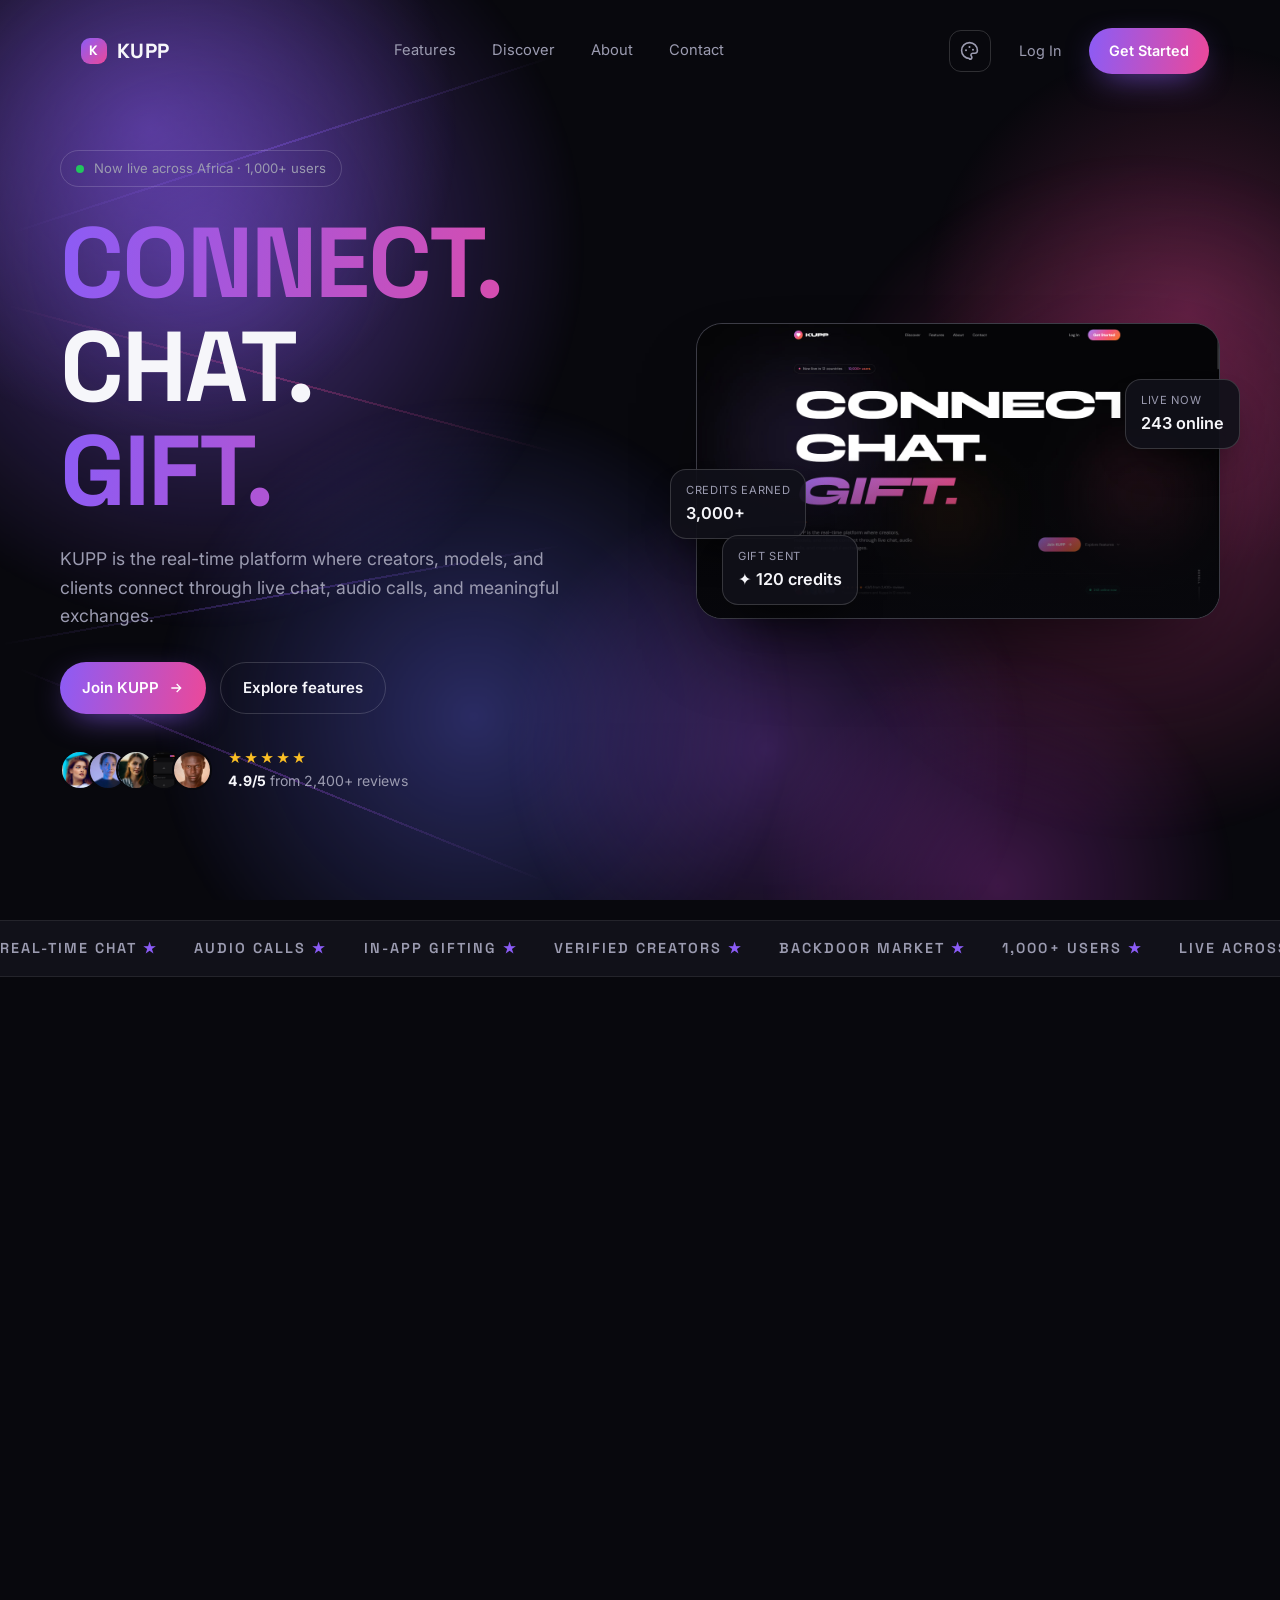
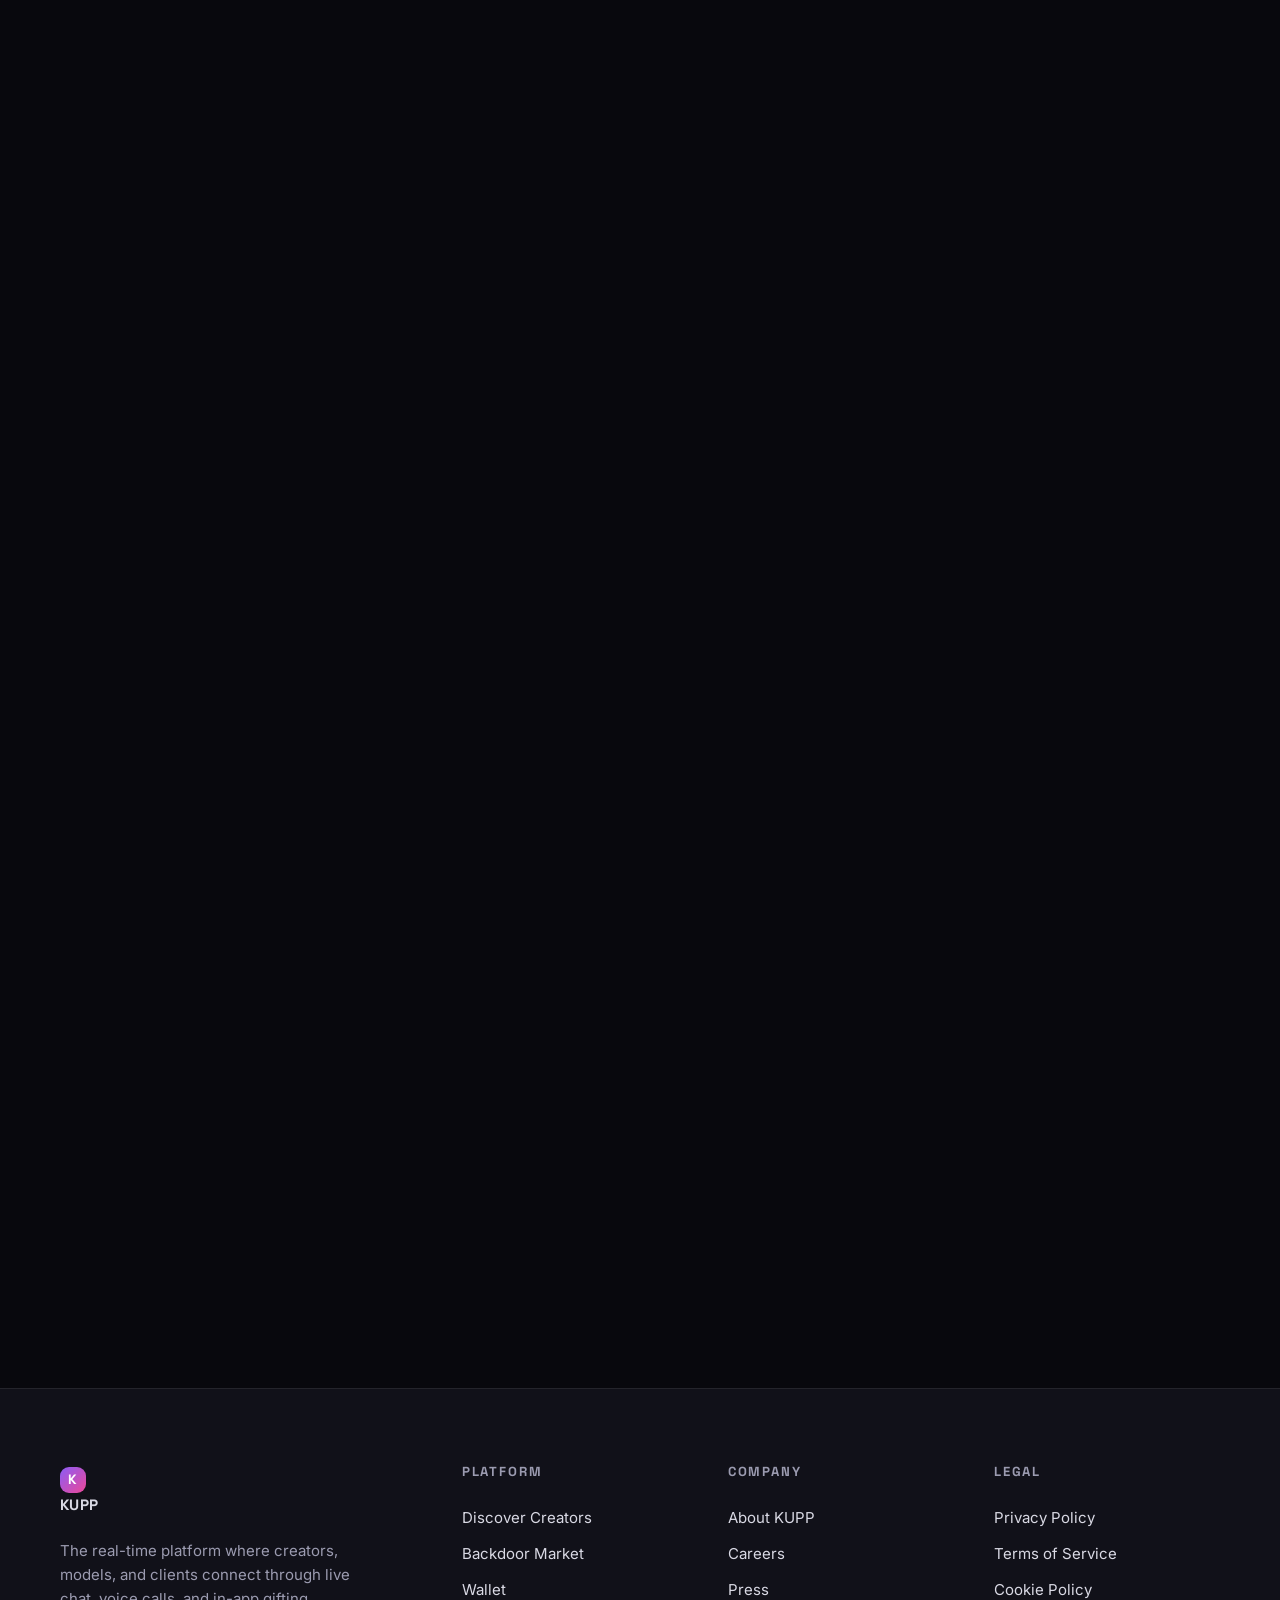
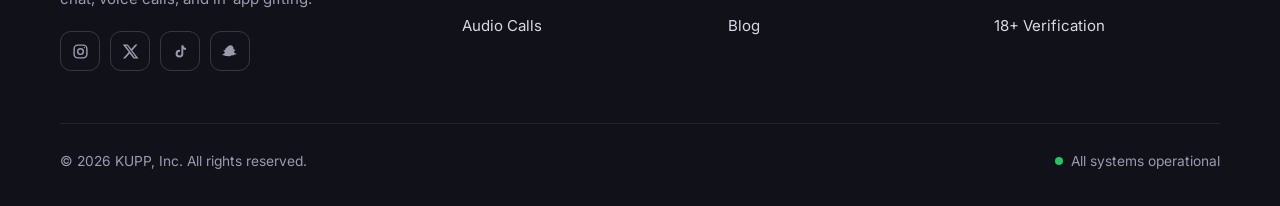
<file: index.html>
<!DOCTYPE html>
<html lang="en">
<head>
<meta charset="UTF-8" />
<meta name="viewport" content="width=device-width, initial-scale=1.0, viewport-fit=cover" />
<meta name="theme-color" content="#08080d" />
<title>KUPP — Connect. Chat. Gift.</title>
<meta name="description" content="KUPP is the real-time platform where creators, models, and clients connect through live chat, audio calls, and meaningful exchanges. Live across Africa." />
<link rel="icon" href="favicon.ico" sizes="any" />
<link rel="icon" href="icon.svg" type="image/svg+xml" />
<link rel="apple-touch-icon" href="apple-touch-icon.png" />
<link rel="preconnect" href="https://fonts.googleapis.com" />
<link rel="preconnect" href="https://fonts.gstatic.com" crossorigin />
<link href="https://fonts.googleapis.com/css2?family=Inter:wght@400;500;600;700&family=Space+Grotesk:wght@500;600;700&display=swap" rel="stylesheet" />
  <link rel="stylesheet" href="style.css" />
  <script>try{var _t=localStorage.getItem('kupp-theme');if(_t)document.documentElement.setAttribute('data-theme',_t);}catch(e){}</script>
</head>
<body>

<div class="bg-fx" aria-hidden="true">
  <span class="blob b1"></span>
  <span class="blob b2"></span>
  <span class="blob b3"></span>
  <span class="blob b4"></span>
  <span class="blob b5"></span>
  <span class="streak s1"></span>
  <span class="streak s2"></span>
  <span class="streak s3"></span>
  <span class="streak s4"></span>
</div>

<header id="header">
  <div class="wrap nav">
    <a class="logo" href="#top"><span class="dot">K</span>KUPP</a>
    <nav class="nav-links">
      <a href="#features">Features</a>
      <a href="#creators">Discover</a>
      <a href="#about">About</a>
      <a href="#contact">Contact</a>
    </nav>
    <div class="nav-cta">
      <div class="theme-picker">
        <button class="theme-btn" id="themeBtn" aria-label="Choose theme" aria-haspopup="true" aria-expanded="false" title="Theme">
          <svg viewBox="0 0 24 24" fill="none" stroke="currentColor" stroke-width="2" stroke-linecap="round" stroke-linejoin="round"><path d="M12 22a10 10 0 1 1 10-10c0 2.4-1.6 3.4-3.2 3.4H16a2.2 2.2 0 0 0-1.6 3.7c.4.5.6 1.1.6 1.7 0 1.4-1.2 2.2-3 2.2Z"/><circle cx="7.6" cy="11.6" r="1.3" fill="currentColor" stroke="none"/><circle cx="12" cy="7.6" r="1.3" fill="currentColor" stroke="none"/><circle cx="16.4" cy="11" r="1.3" fill="currentColor" stroke="none"/></svg>
        </button>
        <div class="theme-menu" id="themeMenu" role="menu" aria-label="Themes">
          <button class="theme-opt" data-theme="kupp" role="menuitem"><span class="sw sw-kupp"></span><span class="t"><b>Kupp</b><em>Black &amp; Purple</em></span></button>
          <button class="theme-opt" data-theme="light" role="menuitem"><span class="sw sw-light"></span><span class="t"><b>Light</b><em>Bright &amp; airy</em></span></button>
          <button class="theme-opt" data-theme="dark" role="menuitem"><span class="sw sw-dark"></span><span class="t"><b>Dark</b><em>Neutral slate</em></span></button>
          <button class="theme-opt" data-theme="alte" role="menuitem"><span class="sw sw-alte"></span><span class="t"><b>Alté</b><em>White &amp; Cyan</em></span></button>
          <button class="theme-opt" data-theme="gold" role="menuitem"><span class="sw sw-gold"></span><span class="t"><b>Kupp Gold</b><em>Black &amp; Gold</em></span></button>
        </div>
      </div>
      <a class="login" href="https://kupp.fun/auth?mode=login">Log In</a>
      <a class="btn btn-primary" href="https://kupp.fun/auth?mode=signup">Get Started</a>
      <button class="burger" id="burger" aria-label="Menu"><span></span></button>
    </div>
  </div>
  <div class="mobile" id="mobile">
    <div class="wrap">
      <a href="#features">Features</a>
      <a href="#creators">Discover</a>
      <a href="#about">About</a>
      <a href="#contact">Contact</a>
      <a class="btn btn-primary" href="https://kupp.fun/auth?mode=signup">Get Started</a>
    </div>
  </div>
</header>

<main id="top">

  <!-- HERO -->
  <section class="hero section">
    <div class="glow a"></div>
    <div class="glow b"></div>
    <div class="wrap hero-grid">
      <div>
        <span class="pill"><span class="live"></span> Now live across Africa · 1,000+ users</span>
        <h1>
          <span class="grad">Connect.</span>
          <span>Chat.</span>
          <span class="grad">Gift.</span>
        </h1>
        <p class="lead">KUPP is the real-time platform where creators, models, and clients connect through live chat, audio calls, and meaningful exchanges.</p>
        <div class="hero-actions">
          <a class="btn btn-primary" href="https://kupp.fun/auth?mode=signup">Join KUPP
            <svg viewBox="0 0 24 24" fill="none" stroke="currentColor" stroke-width="2"><path d="M5 12h14M13 6l6 6-6 6"/></svg>
          </a>
          <a class="btn btn-ghost" href="#features">Explore features</a>
        </div>
        <div class="social">
          <div class="avatars">
            <img src="profile.jpg" alt="KUPP member" loading="lazy" decoding="async" />
            <img src="profile2.jpg" alt="KUPP member" loading="lazy" decoding="async" />
            <img src="users.jpg" alt="KUPP member" loading="lazy" decoding="async" />
            <img src="feed.jpg" alt="KUPP member" loading="lazy" decoding="async" />
            <img src="testimonial.jpg" alt="KUPP member" loading="lazy" decoding="async" />
          </div>
          <div class="rating">
            <div class="stars">★★★★★</div>
            <div><b>4.9/5</b> from 2,400+ reviews</div>
          </div>
        </div>
      </div>
      <div class="hero-visual">
        <div class="hero-shot"><img src="hero.jpg" alt="KUPP live chat experience" decoding="async" fetchpriority="high" /></div>
        <div class="float-card fc-1"><div class="t">Credits earned</div><div class="v">3,000+</div></div>
        <div class="float-card fc-2"><div class="t">Live now</div><div class="v">243 online</div></div>
        <div class="float-card fc-3"><div class="t">Gift sent</div><div class="v">✦ 120 credits</div></div>
      </div>
    </div>
  </section>

  <!-- MARQUEE -->
  <div class="marquee" aria-hidden="true">
    <div class="track" id="track">
      <span>Real-Time Chat <b>★</b></span><span>Audio Calls <b>★</b></span><span>In-App Gifting <b>★</b></span>
      <span>Verified Creators <b>★</b></span><span>Backdoor Market <b>★</b></span><span>1,000+ Users <b>★</b></span>
      <span>Live Across Africa <b>★</b></span><span>Secure Wallet <b>★</b></span>
    </div>
  </div>

  <!-- FEATURES -->
  <section class="section" id="features">
    <div class="wrap">
      <div class="head cs-item" data-stream>
        <span class="eyebrow">Platform Features</span>
        <h2>Everything you need</h2>
        <p>Every feature on KUPP is designed to make creator–client interactions seamless, safe, and deeply rewarding for everyone involved.</p>
      </div>
      <div class="features">
        <article class="feature cs-item" data-stream>
          <div class="thumb"><img src="message.jpg" alt="Real-time chat" loading="lazy" decoding="async" /></div>
          <span class="num">01</span>
          <h3>Real-Time Chat</h3>
          <p>1:1 text messaging with read receipts, typing indicators, and instant delivery. Every word lands in real time.</p>
          <span class="tag">Messaging</span>
        </article>
        <article class="feature cs-item" data-stream>
          <div class="thumb"><img src="wallet.png" alt="In-app gifting" loading="lazy" decoding="async" /></div>
          <span class="num">02</span>
          <h3>In-App Gifting</h3>
          <p>Send credits as gifts and tips to creators you love. Instant, tracked, and meaningful.</p>
          <span class="tag">Economy</span>
        </article>
        <article class="feature cs-item" data-stream>
          <div class="thumb"><img src="payment.png" alt="Verified safety" loading="lazy" decoding="async" /></div>
          <span class="num">03</span>
          <h3>Verified Safety</h3>
          <p>Age verification at signup, user verification badges, and admin moderation tools keep KUPP safe.</p>
          <span class="tag">Trust &amp; Safety</span>
        </article>
        <article class="feature cs-item" data-stream>
          <div class="thumb"><img src="backdoor.jpg" alt="Backdoor market" loading="lazy" decoding="async" /></div>
          <span class="num">04</span>
          <h3>Backdoor Market</h3>
          <p>Book premium experiences and exclusive services from top creators through the Backdoor marketplace.</p>
          <span class="tag">Marketplace</span>
        </article>
      </div>
    </div>
  </section>

  <!-- ABOUT / SAFETY -->
  <section class="section" id="about">
    <div class="wrap split">
      <div class="cs-item" data-stream>
        <span class="eyebrow">Trust &amp; Safety</span>
        <h2 style="font-size:clamp(2rem,4.6vw,3rem);margin:18px 0 16px">Built to keep everyone safe</h2>
        <p style="color:var(--muted);font-size:1.05rem">From age verification at signup to moderation tools and anonymous mode, KUPP puts trust first — so connection feels human, not risky.</p>
        <ul class="checks">
          <li><span class="ico">✓</span> 18+ age verification at signup</li>
          <li><span class="ico">✓</span> Report &amp; block in every chat</li>
          <li><span class="ico">✓</span> Admin moderation dashboard</li>
          <li><span class="ico">✓</span> Verified creator badges</li>
          <li><span class="ico">✓</span> Email-verified accounts</li>
          <li><span class="ico">✓</span> Anonymous mode hides your profile</li>
        </ul>
        <a class="btn btn-primary" href="https://kupp.fun/auth?mode=signup">Start for free
          <svg viewBox="0 0 24 24" fill="none" stroke="currentColor" stroke-width="2"><path d="M5 12h14M13 6l6 6-6 6"/></svg>
        </a>
      </div>
      <div class="media cs-item" data-stream>
        <img src="incognito.jpg" alt="Verified and anonymous mode" loading="lazy" decoding="async" />
        <div class="media-badge"><div class="v">100%</div><div class="t">Verified creators</div></div>
      </div>
    </div>
  </section>

  <!-- CREATORS -->
  <section class="section" id="creators">
    <div class="wrap">
      <div class="head-row cs-item" data-stream>
        <div>
          <span class="eyebrow">Featured Creators</span>
          <h2 style="font-size:clamp(2rem,4.6vw,3rem);margin-top:18px">Meet the talent</h2>
        </div>
        <a class="btn btn-ghost" href="https://kupp.fun/auth?mode=signup">View all creators</a>
      </div>
      <div class="creators">
        <article class="creator cs-item" data-stream>
          <span class="badge"><b>✓</b> Verified</span>
          <img src="profile.jpg" alt="Creator profile" loading="lazy" decoding="async" />
          <div class="info"><div class="name">Aria Voss</div><div class="role">Lifestyle Creator · Lagos</div></div>
        </article>
        <article class="creator cs-item" data-stream>
          <span class="badge"><b>✓</b> Verified</span>
          <img src="profile2.jpg" alt="Creator profile" loading="lazy" decoding="async" />
          <div class="info"><div class="name">Luna Reyes</div><div class="role">Art &amp; Music · Nairobi</div></div>
        </article>
        <article class="creator cs-item" data-stream>
          <span class="badge"><b>✓</b> Verified</span>
          <img src="users.jpg" alt="Creator profile" loading="lazy" decoding="async" />
          <div class="info"><div class="name">Zara Kim</div><div class="role">Talk &amp; Voice · Accra</div></div>
        </article>
        <article class="creator cs-item" data-stream>
          <span class="badge"><b>✓</b> Verified</span>
          <img src="next1.jpg" alt="Creator profile" loading="lazy" decoding="async" />
          <div class="info"><div class="name">Nia Ade</div><div class="role">Fitness · Cape Town</div></div>
        </article>
      </div>
    </div>
  </section>

  <!-- TESTIMONIALS -->
  <section class="section" id="reviews">
    <div class="wrap">
      <div class="head cs-item" data-stream>
        <span class="eyebrow">What People Say</span>
        <h2>Loved across Africa</h2>
      </div>
      <div class="quotes">
        <blockquote class="quote cs-item" data-stream>
          <div class="mark">“</div>
          <p>I love how genz nigerians are making a difference</p>
          <div class="who"><img src="testimonial.jpg" alt="Kosoko" loading="lazy" decoding="async" /><div><div class="n">Kosoko</div><div class="r">Lifestyle Creator · Lagos, Nigeria</div></div></div>
        </blockquote>
        <blockquote class="quote cs-item" data-stream>
          <div class="mark">“</div>
          <p>The gifting system is pure genius. My fans love sending me gifts during our audio calls — it feels personal and the platform makes it effortless.</p>
          <div class="who"><img src="testimonial2.png" alt="Tolu" loading="lazy" decoding="async" /><div><div class="n">Tolu</div><div class="r">Art &amp; Music Creator</div></div></div>
        </blockquote>
        <blockquote class="quote cs-item" data-stream>
          <div class="mark">“</div>
          <p>I really like the fact that they took the best part of the best social media platforms and made it better...this is the type of innovation i like to see</p>
          <div class="who"><img src="testimonial3.jpg" alt="Tolani" loading="lazy" decoding="async" /><div><div class="n">Tolani</div><div class="r">KUPP Member</div></div></div>
        </blockquote>
      </div>
      <div class="review-dots" id="reviewDots" aria-label="Testimonials"></div>
    </div>
  </section>

  <!-- CTA -->
  <section class="section" id="join">
    <div class="wrap">
      <div class="cta-band cs-item" data-stream>
        <img src="join.jpg" alt="" aria-hidden="true" loading="lazy" decoding="async" />
        <div class="cta-inner">
          <span class="eyebrow">Start Free Today</span>
          <h2>Ready to join <span class="grad">KUPP</span>?</h2>
          <p>Create your profile, get age-verified, and start connecting with creators and Kupps across Africa. It only takes a few minutes.</p>
          <div class="hero-actions">
            <a class="btn btn-primary" href="https://kupp.fun/auth?mode=signup">Create Free Account</a>
            <a class="btn btn-ghost" href="https://kupp.fun/auth?mode=login">Log In</a>
          </div>
          <div class="cta-note">No credit card required · Age-verified &amp; moderated · Available across Africa</div>
        </div>
      </div>
    </div>
  </section>

  <!-- CONTACT -->
  <section class="section" id="contact">
    <div class="wrap contact">
      <div class="cs-item" data-stream>
        <span class="eyebrow">Get In Touch</span>
        <h2 style="font-size:clamp(2rem,4.6vw,3rem);margin:18px 0 16px">Let's talk</h2>
        <p style="color:var(--muted);margin-bottom:30px">Have questions or feedback? Drop us a message and we'll get back to you within 24 hours.</p>
        <form class="form" onsubmit="event.preventDefault(); this.reset(); this.querySelector('button').textContent='Message sent ✓';">
          <div class="field"><label for="name">Name</label><input id="name" type="text" placeholder="Your name" required /></div>
          <div class="field"><label for="email">Email</label><input id="email" type="email" placeholder="you@email.com" required /></div>
          <div class="field"><label for="msg">Message</label><textarea id="msg" placeholder="How can we help?" required></textarea></div>
          <button class="btn btn-primary" type="submit">Send Message</button>
        </form>
      </div>
      <div class="contact-info cs-item" data-stream>
        <img src="coontact.jpg" alt="" aria-hidden="true" style="border-radius:var(--radius);aspect-ratio:16/10;object-fit:cover;border:1px solid var(--line)" loading="lazy" decoding="async" />
        <div class="info-row"><div class="ic">✉</div><div><div class="t">Email</div><div class="v"><a href="mailto:hello@kupp.fun">hello@kupp.fun</a></div></div></div>
        <div class="info-row"><div class="ic">◎</div><div><div class="t">Office</div><div class="v">Lagos, Nigeria</div></div></div>
        <div class="info-row"><div class="ic">☎</div><div><div class="t">Support</div><div class="v"><a href="mailto:help@kupp.fun">help@kupp.fun</a></div></div></div>
        <div class="info-row"><div class="ic">⏱</div><div><div class="t">Response time</div><div class="v">Under 24 hours</div></div></div>
      </div>
    </div>
  </section>
</main>

<!-- FOOTER -->
<footer>
  <div class="wrap">
    <div class="foot-grid">
      <div class="foot">
        <a class="logo" href="#top"><span class="dot">K</span>KUPP</a>
        <p>The real-time platform where creators, models, and clients connect through live chat, voice calls, and in-app gifting.</p>
        <div class="socials">
          <a href="https://www.instagram.com/kuppsocials" aria-label="Instagram"><svg viewBox="0 0 24 24" fill="none" stroke="currentColor" stroke-width="2"><rect x="3" y="3" width="18" height="18" rx="5"/><circle cx="12" cy="12" r="4"/><circle cx="17.5" cy="6.5" r="1" fill="currentColor" stroke="none"/></svg></a>
          <a href="https://x.com/kuppofficial" aria-label="X"><svg viewBox="0 0 24 24" fill="currentColor"><path d="M18.9 2H22l-7.6 8.7L23.3 22h-7l-5.5-7.2L4.5 22H1.4l8.2-9.3L1 2h7.2l4.9 6.5L18.9 2Zm-1.2 18h1.7L7.3 3.9H5.5L17.7 20Z"/></svg></a>
          <a href="https://www.tiktok.com/@kupp.app" aria-label="TikTok"><svg viewBox="0 0 24 24" fill="currentColor"><path d="M16 3c.3 2.2 1.6 3.7 3.8 4v2.6c-1.3.1-2.6-.3-3.9-.9v6.4a5.4 5.4 0 1 1-5.4-5.4c.3 0 .6 0 .9.1v2.7a2.7 2.7 0 1 0 1.9 2.6V3H16Z"/></svg></a>
          <a href="https://www.snapchat.com/add/kupp.app" aria-label="Snapchat"><svg viewBox="0 0 24 24" fill="currentColor"><path d="M12 3c2.5 0 4.3 1.9 4.3 4.4 0 .6-.1 1.2-.1 1.6.4.2.9.2 1.4.1.7-.1 1.3.4 1.2 1-.1.5-.7.8-1.5 1.1-.5.2-.6.4-.6.8.4 1.6 1.7 2.6 3 2.9.5.1.6.7.2 1-.7.6-1.7.3-2.6.5-.2.5-.3.9-.7 1-.5.2-1.3-.2-2.5-.2-1.5 0-2.2 1.5-4.1 1.5S8.2 18.2 6.7 18.2c-1.2 0-2 .4-2.5.2-.4-.1-.5-.5-.7-1-.9-.2-1.9.1-2.6-.5-.4-.3-.3-.9.2-1 1.3-.3 2.6-1.3 3-2.9 0-.4-.1-.6-.6-.8-.8-.3-1.4-.6-1.5-1.1-.1-.6.5-1.1 1.2-1 .5.1 1 .1 1.4-.1 0-.4-.1-1-.1-1.6C7.7 4.9 9.5 3 12 3Z"/></svg></a>
        </div>
      </div>
      <div class="foot">
        <h4>Platform</h4>
        <a href="#creators">Discover Creators</a>
        <a href="#features">Backdoor Market</a>
        <a href="#features">Wallet</a>
        <a href="#features">Audio Calls</a>
      </div>
      <div class="foot">
        <h4>Company</h4>
        <a href="#about">About KUPP</a>
        <a href="#">Careers</a>
        <a href="#">Press</a>
        <a href="#">Blog</a>
      </div>
      <div class="foot">
        <h4>Legal</h4>
        <a href="#">Privacy Policy</a>
        <a href="#">Terms of Service</a>
        <a href="#">Cookie Policy</a>
        <a href="#">18+ Verification</a>
      </div>
    </div>
    <div class="foot-bottom">
      <span>© <span id="year"></span> KUPP, Inc. All rights reserved.</span>
      <span class="status"><span class="dot"></span> All systems operational</span>
    </div>
  </div>
</footer>

  <script src="script.js" defer></script>
</body>
</html>
</file>
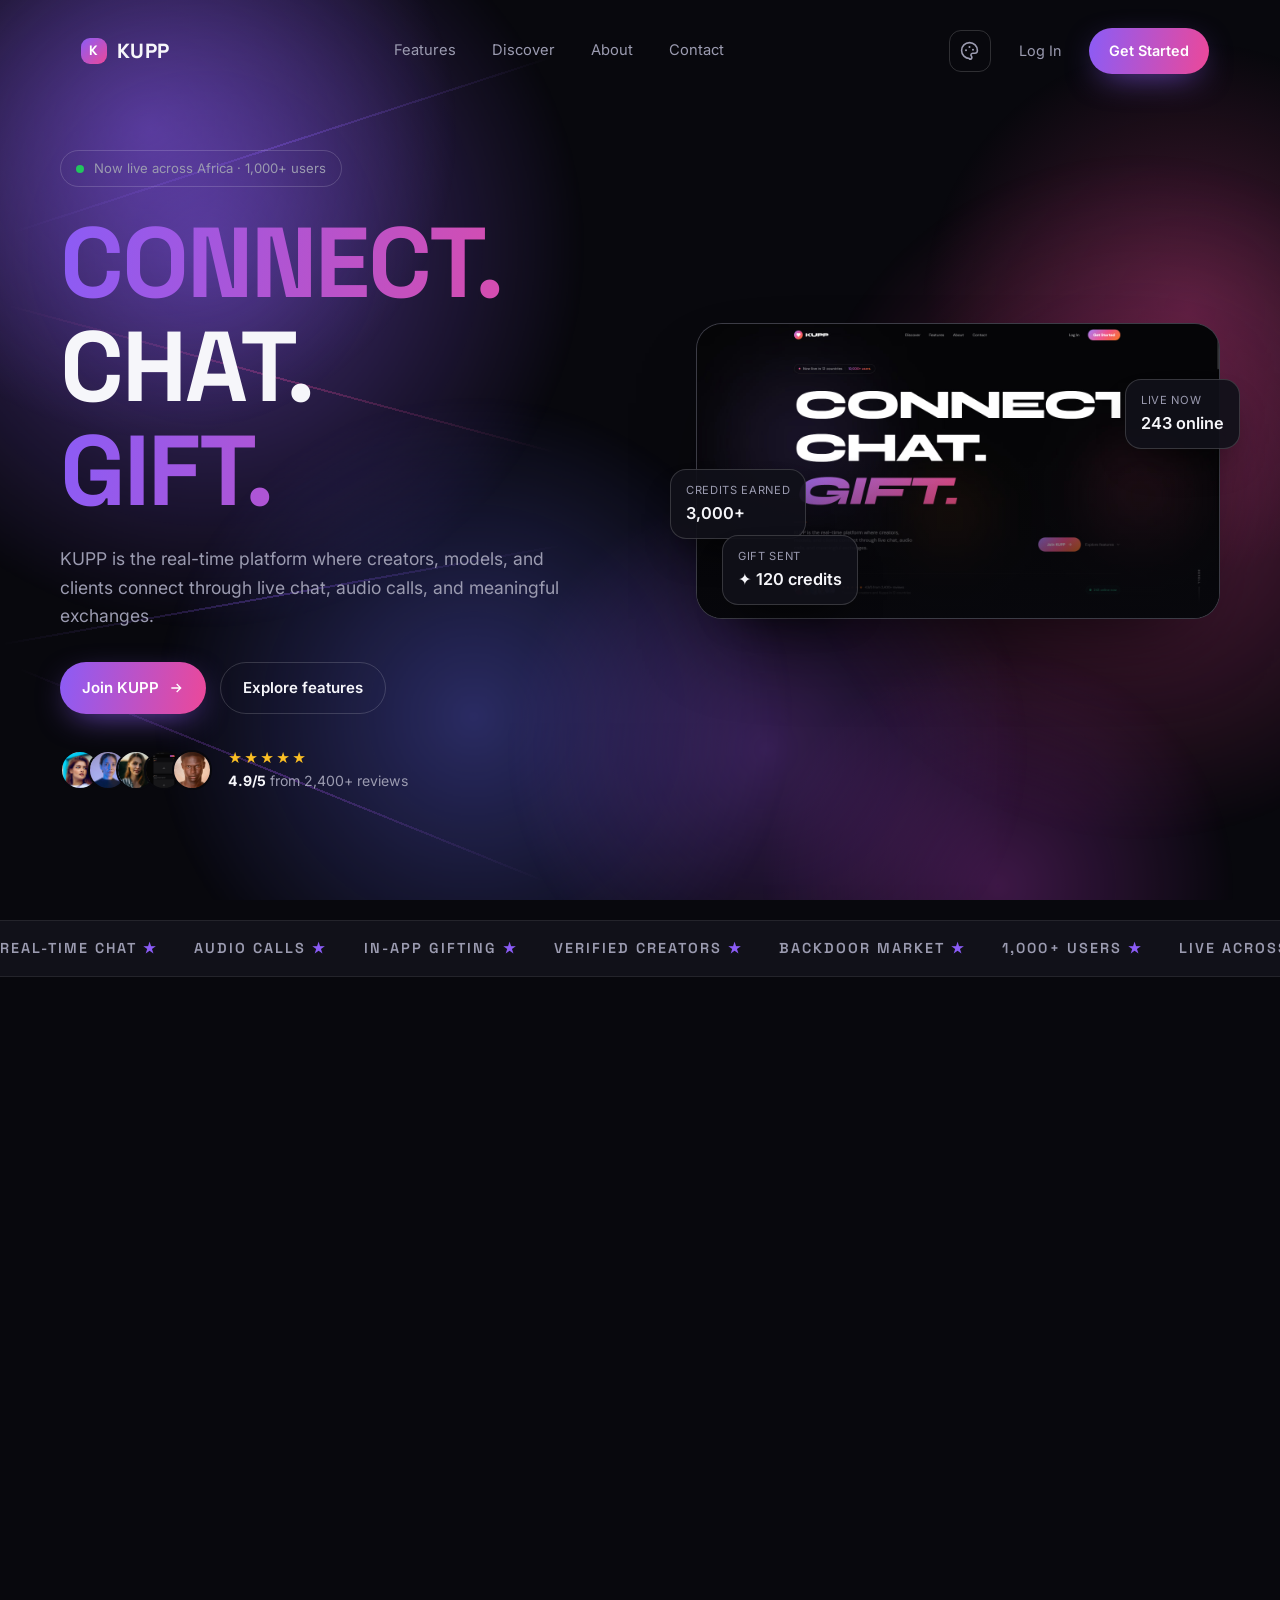
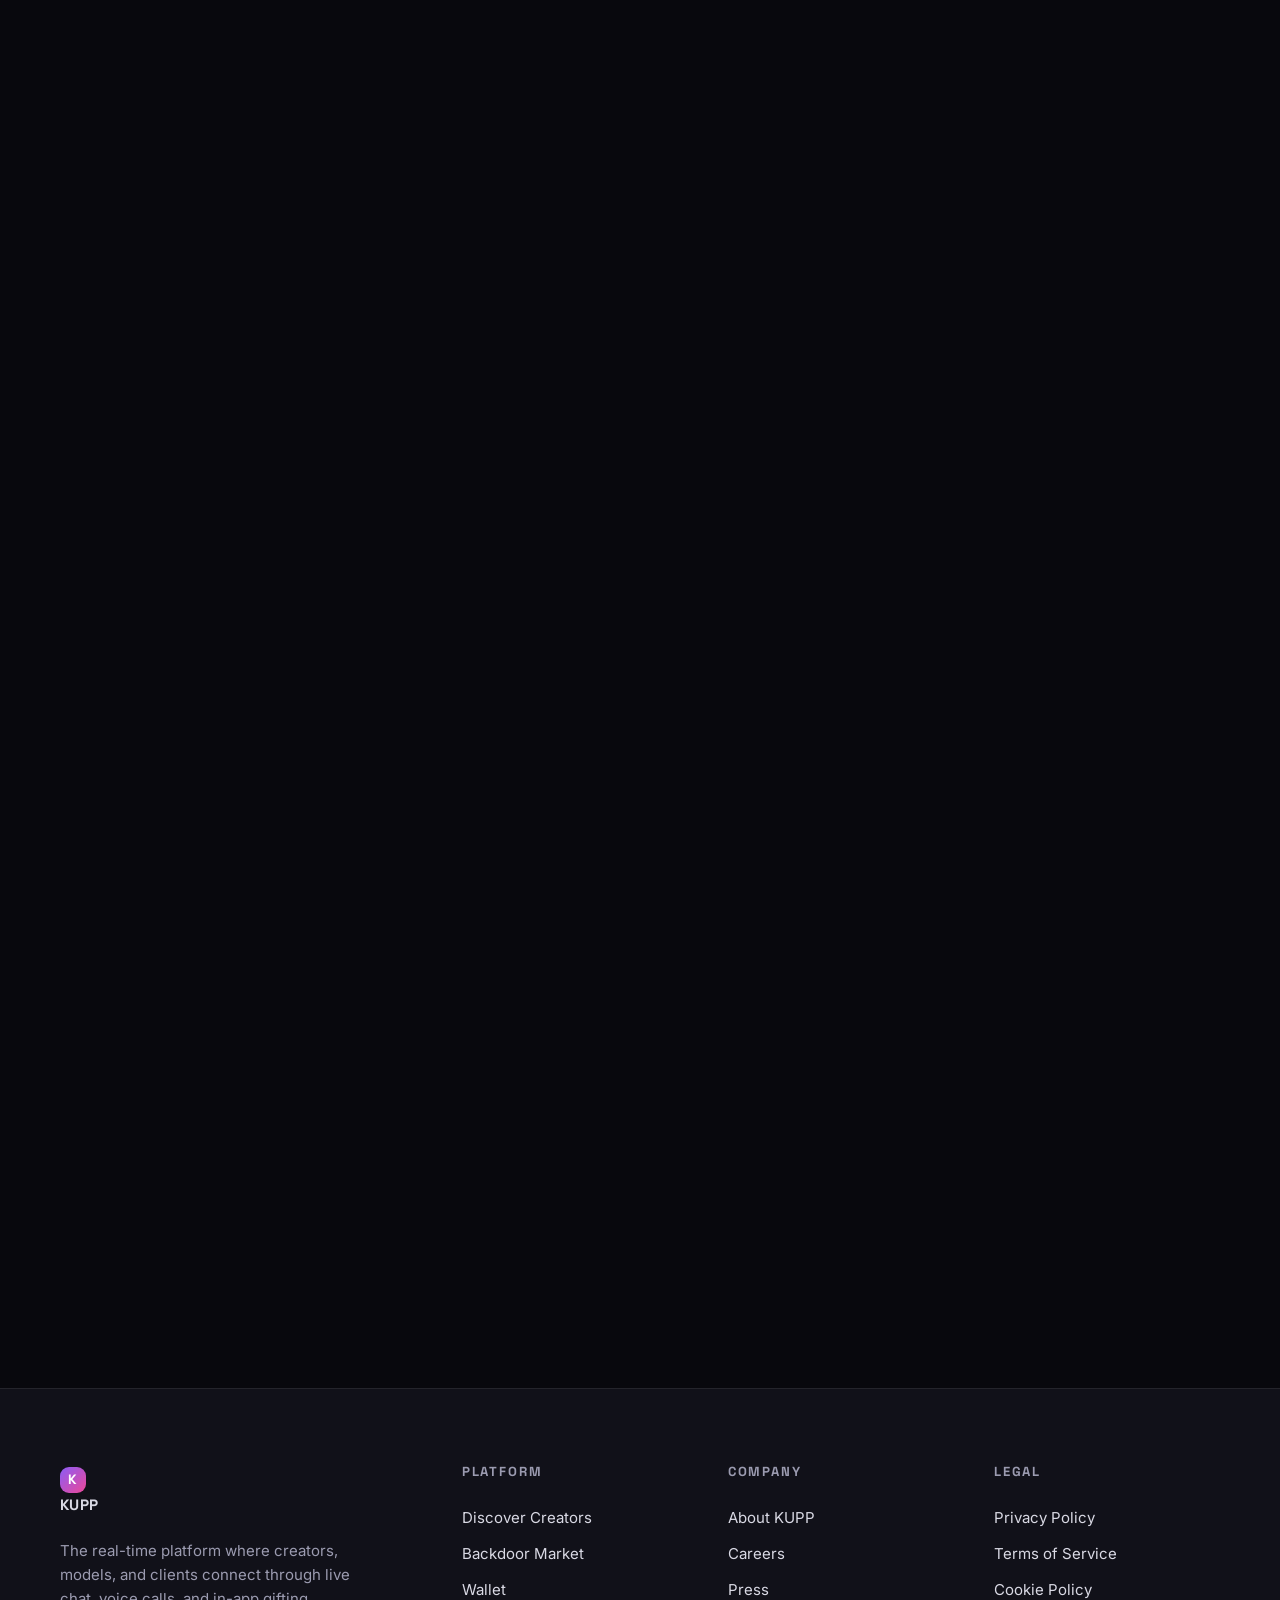
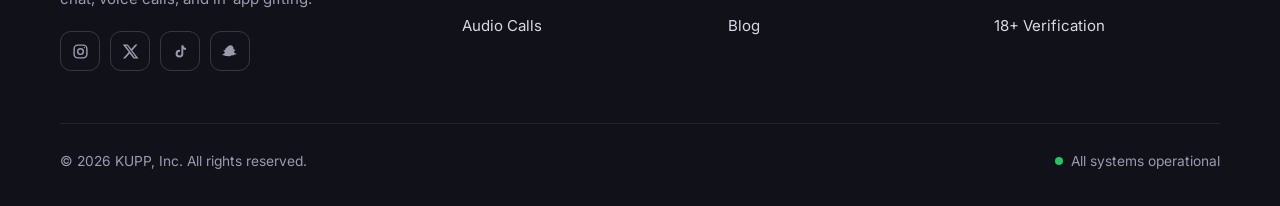
<file: index-combined.html>
<!DOCTYPE html>
<html lang="en">
<head>
<meta charset="UTF-8" />
<meta name="viewport" content="width=device-width, initial-scale=1.0, viewport-fit=cover" />
<meta name="theme-color" content="#08080d" />
<title>KUPP — Connect. Chat. Gift.</title>
<meta name="description" content="KUPP is the real-time platform where creators, models, and clients connect through live chat, audio calls, and meaningful exchanges. Live across Africa." />
<link rel="icon" href="favicon.ico" sizes="any" />
<link rel="icon" href="icon.svg" type="image/svg+xml" />
<link rel="apple-touch-icon" href="apple-touch-icon.png" />
<link rel="preconnect" href="https://fonts.googleapis.com" />
<link rel="preconnect" href="https://fonts.gstatic.com" crossorigin />
<link href="https://fonts.googleapis.com/css2?family=Inter:wght@400;500;600;700&family=Space+Grotesk:wght@500;600;700&display=swap" rel="stylesheet" />
  <style>  :root{
    --radius:20px;
    --maxw:1160px;
    --ease:cubic-bezier(.22,1,.36,1);

    /* ---- Kupp (black & purple) — default ---- */
    --bg:#08080d; --bg-rgb:8,8,13;
    --surface:#111119; --surface-rgb:17,17,25;
    --surface-2:#171722; --surface-2-rgb:23,23,34;
    --line:rgba(255,255,255,.08);
    --line-strong:rgba(255,255,255,.16);
    --text:#f6f6fa;
    --text-soft:#d9d9e4;
    --muted:#9b9bb0;
    --accent:#8b5cf6; --accent-rgb:139,92,246;
    --accent-2:#ec4899; --accent-2-rgb:236,72,153;
    --accent-soft:rgba(139,92,246,.14);
    --btn-text:#fff;
    --hover:rgba(255,255,255,.05);
    --nav-bg:linear-gradient(180deg,rgba(30,26,48,.72),rgba(16,14,26,.66));
    --fx1:139,92,246; --fx2:236,72,153; --fx3:99,102,241; --fx4:168,85,247; --fx5:217,70,239;
    --blob-op:.5; --streak-op:.3; --glow-op:.5;
    color-scheme:dark;
  }

  /* ================= Light ================= */
  :root[data-theme="light"]{
    --bg:#f5f5fa; --bg-rgb:245,245,250;
    --surface:#ffffff; --surface-rgb:255,255,255;
    --surface-2:#ebedf3; --surface-2-rgb:235,237,243;
    --line:rgba(10,12,26,.09);
    --line-strong:rgba(10,12,26,.18);
    --text:#101018;
    --text-soft:#2c2c3a;
    --muted:#5e5e74;
    --accent:#7c3aed; --accent-rgb:124,58,237;
    --accent-2:#db2777; --accent-2-rgb:219,39,119;
    --accent-soft:rgba(124,58,237,.12);
    --btn-text:#fff;
    --hover:rgba(10,12,26,.05);
    --nav-bg:linear-gradient(180deg,rgba(255,255,255,.88),rgba(245,245,250,.8));
    --blob-op:.32; --streak-op:.34; --glow-op:.28;
    color-scheme:light;
  }

  /* ================= Dark (neutral slate) ================= */
  :root[data-theme="dark"]{
    --bg:#0b0c0f; --bg-rgb:11,12,15;
    --surface:#131418; --surface-rgb:19,20,24;
    --surface-2:#1b1d22; --surface-2-rgb:27,29,34;
    --line:rgba(255,255,255,.07);
    --line-strong:rgba(255,255,255,.15);
    --text:#eceef2;
    --text-soft:#cfd2d9;
    --muted:#969aa5;
    --accent:#e2e5eb; --accent-rgb:226,229,235;
    --accent-2:#9aa1ae; --accent-2-rgb:154,161,174;
    --accent-soft:rgba(226,229,235,.12);
    --btn-text:#0b0c0f;
    --hover:rgba(255,255,255,.05);
    --nav-bg:linear-gradient(180deg,rgba(24,26,31,.82),rgba(12,13,16,.74));
    --fx1:148,163,184; --fx2:100,116,139; --fx3:71,85,105; --fx4:148,163,184; --fx5:51,65,85;
    --blob-op:.38; --streak-op:.26; --glow-op:.34;
    color-scheme:dark;
  }

  /* ================= Alté (white & cyan) ================= */
  :root[data-theme="alte"]{
    --bg:#f7feff; --bg-rgb:247,254,255;
    --surface:#ffffff; --surface-rgb:255,255,255;
    --surface-2:#ebfaff; --surface-2-rgb:235,250,255;
    --line:rgba(3,45,58,.10);
    --line-strong:rgba(3,45,58,.2);
    --text:#06242d;
    --text-soft:#17414d;
    --muted:#4f7580;
    --accent:#0891b2; --accent-rgb:8,145,178;
    --accent-2:#22d3ee; --accent-2-rgb:34,211,238;
    --accent-soft:rgba(8,145,178,.12);
    --btn-text:#03242e;
    --hover:rgba(3,45,58,.05);
    --nav-bg:linear-gradient(180deg,rgba(255,255,255,.9),rgba(247,254,255,.82));
    --fx1:6,182,212; --fx2:34,211,238; --fx3:8,145,178; --fx4:45,212,191; --fx5:14,165,233;
    --blob-op:.3; --streak-op:.34; --glow-op:.26;
    color-scheme:light;
  }

  /* ================= Kupp Gold (black & gold) ================= */
  :root[data-theme="gold"]{
    --bg:#050506; --bg-rgb:5,5,6;
    --surface:#0f0f11; --surface-rgb:15,15,17;
    --surface-2:#17171a; --surface-2-rgb:23,23,26;
    --line:rgba(255,255,255,.08);
    --line-strong:rgba(255,255,255,.17);
    --text:#f7f4ea;
    --text-soft:#e2ddcc;
    --muted:#a8a293;
    --accent:#d4af37; --accent-rgb:212,175,55;
    --accent-2:#f5d76e; --accent-2-rgb:245,215,110;
    --accent-soft:rgba(212,175,55,.14);
    --btn-text:#0a0906;
    --hover:rgba(255,255,255,.05);
    --nav-bg:linear-gradient(180deg,rgba(28,25,16,.8),rgba(12,11,8,.72));
    --fx1:212,175,55; --fx2:245,215,110; --fx3:184,134,11; --fx4:212,175,55; --fx5:238,190,70;
    --blob-op:.4; --streak-op:.3; --glow-op:.4;
    color-scheme:dark;
  }

  *{box-sizing:border-box;margin:0;padding:0}
  html{scroll-behavior:smooth;-webkit-text-size-adjust:100%}
  body{
    background:var(--bg);color:var(--text);
    font-family:Inter,system-ui,-apple-system,Segoe UI,Roboto,sans-serif;
    line-height:1.6;overflow-x:hidden;
    -webkit-font-smoothing:antialiased;
  }
  img{display:block;max-width:100%}
  a{color:inherit;text-decoration:none}
  button{font:inherit;cursor:pointer;border:none;background:none;color:inherit}
  ::selection{background:var(--accent);color:var(--btn-text)}
  .wrap{width:min(100% - 44px,var(--maxw));margin-inline:auto}
  h1,h2,h3,.display{font-family:"Space Grotesk",Inter,sans-serif;letter-spacing:-.02em;line-height:1.05}
  .eyebrow{
    display:inline-flex;align-items:center;gap:8px;
    font-size:.72rem;font-weight:600;letter-spacing:.16em;text-transform:uppercase;
    color:var(--muted);
  }
  .eyebrow::before{content:"";width:22px;height:1px;background:var(--accent)}
  .grad{background:linear-gradient(100deg,var(--accent),var(--accent-2));-webkit-background-clip:text;background-clip:text;color:transparent}
  .section{padding:clamp(72px,10vw,132px) 0;position:relative;content-visibility:auto;contain-intrinsic-size:auto 1000px}
  .section:target{content-visibility:visible}

  /* ---------- background fx ---------- */
  .bg-fx{position:fixed;inset:0;z-index:0;overflow:hidden;pointer-events:none;contain:strict}
  header,main,footer{position:relative;z-index:1}
  .blob{
    display:block;position:absolute;border-radius:50%;opacity:var(--blob-op);
    transform:translateZ(0);will-change:transform;
  }
  .blob.b1{width:64vw;height:64vw;background:radial-gradient(circle,rgba(var(--fx1),.95),rgba(var(--fx1),0) 66%);top:-18%;left:-16%;animation:drift1 26s ease-in-out infinite alternate}
  .blob.b2{width:58vw;height:58vw;background:radial-gradient(circle,rgba(var(--fx2),.85),rgba(var(--fx2),0) 66%);top:14%;right:-18%;opacity:calc(var(--blob-op) * .8);animation:drift2 34s ease-in-out infinite alternate}
  .blob.b3{width:54vw;height:54vw;background:radial-gradient(circle,rgba(var(--fx3),.9),rgba(var(--fx3),0) 66%);bottom:-18%;left:10%;opacity:calc(var(--blob-op) * .84);animation:drift3 30s ease-in-out infinite alternate}
  .blob.b4{width:44vw;height:44vw;background:radial-gradient(circle,rgba(var(--fx4),.85),rgba(var(--fx4),0) 66%);top:52%;left:38%;opacity:calc(var(--blob-op) * .68);animation:drift1 40s ease-in-out infinite alternate-reverse}
  .blob.b5{width:40vw;height:40vw;background:radial-gradient(circle,rgba(var(--fx5),.8),rgba(var(--fx5),0) 66%);top:70%;right:2%;opacity:calc(var(--blob-op) * .64);animation:drift2 24s ease-in-out infinite alternate}
  @keyframes drift1{to{transform:translate3d(14vw,10vh,0) scale(1.18)}}
  @keyframes drift2{to{transform:translate3d(-12vw,14vh,0) scale(1.22)}}
  @keyframes drift3{to{transform:translate3d(10vw,-12vh,0) scale(1.12)}}

  .streak{
    display:block;position:absolute;height:2px;width:44vw;border-radius:2px;
    background:linear-gradient(90deg,transparent,var(--accent),transparent);
    opacity:var(--streak-op);transform:translate3d(0,0,0) rotate(var(--r,0deg));will-change:transform;
  }
  .streak.s1{--r:-18deg;top:16%;animation:sweep 9s linear infinite}
  .streak.s2{--r:15deg;top:42%;animation:sweep 14s linear infinite 2s;background:linear-gradient(90deg,transparent,var(--accent-2),transparent)}
  .streak.s3{--r:-10deg;top:66%;animation:sweep 11s linear infinite 4s}
  .streak.s4{--r:22deg;top:86%;animation:sweep 17s linear infinite 1s;background:linear-gradient(90deg,transparent,rgb(var(--fx4)),transparent)}
  @keyframes sweep{from{transform:translate3d(-46vw,0,0) rotate(var(--r,0deg))}to{transform:translate3d(150vw,0,0) rotate(var(--r,0deg))}}

  /* pause all ambient motion when the tab is hidden or the marquee is off-screen */
  .pause-anim .blob,.pause-anim .streak,.pause-anim .marquee .track{animation-play-state:paused!important}

  /* ---------- buttons ---------- */
  .btn{
    display:inline-flex;align-items:center;justify-content:center;gap:9px;
    padding:13px 22px;border-radius:999px;font-weight:600;font-size:.94rem;
    transition:transform .25s var(--ease),box-shadow .25s var(--ease),background .25s;
    white-space:nowrap;
  }
  .btn-primary{background:linear-gradient(100deg,var(--accent),var(--accent-2));color:var(--btn-text);box-shadow:0 10px 34px -12px rgba(var(--accent-rgb),.9)}
  .btn-primary:hover{transform:translateY(-2px);box-shadow:0 16px 40px -12px rgba(var(--accent-2-rgb),.75)}
  .btn-ghost{border:1px solid var(--line-strong);color:var(--text)}
  .btn-ghost:hover{background:var(--hover);transform:translateY(-2px)}
  .btn svg{width:16px;height:16px}

  /* ---------- nav ---------- */
  header{position:fixed;inset:0 0 auto;z-index:60;padding-top:16px;transition:padding .45s var(--ease)}
  .nav{
    position:relative;display:flex;align-items:center;justify-content:space-between;gap:20px;
    height:70px;padding:0 10px 0 20px;border-radius:999px;
    background:transparent;border:1px solid transparent;
    transition:height .45s var(--ease),width .5s var(--ease),padding .45s var(--ease),
      background .45s var(--ease),border-color .45s var(--ease),box-shadow .45s var(--ease),
      backdrop-filter .45s var(--ease),-webkit-backdrop-filter .45s var(--ease);
  }
  header.scrolled{padding-top:10px}
  header.scrolled .nav{
    width:min(100% - 44px,760px);height:58px;padding:0 8px 0 18px;
    background:var(--nav-bg);
    -webkit-backdrop-filter:blur(12px);
    backdrop-filter:blur(12px);
    border-color:var(--line-strong);border-radius:999px;
    box-shadow:0 18px 50px -18px rgba(0,0,0,.75),0 2px 10px -4px rgba(var(--accent-rgb),.4),inset 0 1px 0 rgba(255,255,255,.18);
  }
  .nav::after{
    content:"";position:absolute;inset:0;border-radius:inherit;pointer-events:none;opacity:0;
    background:linear-gradient(180deg,rgba(255,255,255,.18),rgba(255,255,255,0) 46%);
    transition:opacity .45s var(--ease);
  }
  header.scrolled .nav::after{opacity:1}
  .logo{display:flex;align-items:center;gap:10px;font-family:"Space Grotesk";font-weight:700;font-size:1.28rem;letter-spacing:.02em}
  .logo .dot{width:26px;height:26px;border-radius:9px;background:linear-gradient(135deg,var(--accent),var(--accent-2));display:grid;place-items:center;font-size:.85rem;color:var(--btn-text)}
  .nav-links{display:flex;gap:6px;font-size:.92rem;color:var(--muted)}
  .nav-links a{padding:9px 15px;border-radius:999px;transition:color .25s,background .25s,box-shadow .25s}
  .nav-links a:hover{color:var(--text);background:var(--hover)}
  .nav-links a.active{color:var(--text);background:var(--accent-soft);box-shadow:inset 0 0 0 1px rgba(var(--accent-rgb),.4)}
  .nav-cta{display:flex;align-items:center;gap:10px}
  .nav-cta .login{padding:11px 18px;font-size:.9rem;color:var(--muted)}
  .nav-cta .login:hover{color:var(--text)}
  .nav-cta .btn{padding:11px 20px;font-size:.9rem}
  .burger{display:none;width:44px;height:44px;border:1px solid var(--line-strong);border-radius:12px;place-items:center}
  .burger span{display:block;width:18px;height:2px;background:var(--text);box-shadow:0 6px 0 var(--text),0 -6px 0 var(--text);transition:.3s}
  .mobile{display:none;border-top:1px solid var(--line);background:rgba(var(--bg-rgb),.96);-webkit-backdrop-filter:blur(12px);backdrop-filter:blur(12px)}
  .mobile.open{display:block}
  .mobile a{display:block;padding:16px 0;border-bottom:1px solid var(--line);color:var(--text)}
  .mobile a.active{color:var(--accent)}
  .mobile .btn{width:100%;margin:14px 0 26px}

  /* ---------- theme toggle ---------- */
  .theme-picker{position:relative}
  .theme-btn{
    width:42px;height:42px;border:1px solid var(--line-strong);border-radius:12px;
    display:grid;place-items:center;color:var(--muted);
    transition:color .25s,background .25s,border-color .25s,transform .25s var(--ease);
  }
  .theme-btn:hover{color:var(--text);background:var(--hover);border-color:var(--accent);transform:translateY(-2px)}
  .theme-btn[aria-expanded="true"]{color:var(--text);border-color:var(--accent);background:var(--accent-soft)}
  .theme-btn svg{width:19px;height:19px}
  .theme-menu{
    position:absolute;top:calc(100% + 12px);right:0;min-width:224px;
    background:rgba(var(--bg-rgb),.94);
    -webkit-backdrop-filter:blur(14px);backdrop-filter:blur(14px);
    border:1px solid var(--line-strong);border-radius:16px;padding:7px;
    box-shadow:0 26px 54px -22px rgba(0,0,0,.75);z-index:80;display:none;
  }
  .theme-menu.open{display:block}
  .theme-opt{
    display:flex;align-items:center;gap:11px;width:100%;padding:9px 11px;border-radius:11px;
    color:var(--text);text-align:left;transition:background .2s,box-shadow .2s;
  }
  .theme-opt:hover{background:var(--hover)}
  .theme-opt.active{background:var(--accent-soft);box-shadow:inset 0 0 0 1px rgba(var(--accent-rgb),.45)}
  .theme-opt .sw{
    flex:none;width:32px;height:17px;border-radius:999px;
    box-shadow:inset 0 0 0 1px rgba(128,128,128,.4);
  }
  .sw-kupp{background:linear-gradient(135deg,#8b5cf6 0 50%,#ec4899 50% 78%,#08080d 78%)}
  .sw-light{background:linear-gradient(135deg,#7c3aed 0 50%,#db2777 50% 78%,#f5f5fa 78%)}
  .sw-dark{background:linear-gradient(135deg,#e2e5eb 0 50%,#9aa1ae 50% 78%,#0b0c0f 78%)}
  .sw-alte{background:linear-gradient(135deg,#0891b2 0 50%,#22d3ee 50% 78%,#f7feff 78%)}
  .sw-gold{background:linear-gradient(135deg,#d4af37 0 50%,#f5d76e 50% 78%,#050506 78%)}
  .theme-opt .t{display:flex;flex-direction:column;line-height:1.25}
  .theme-opt .t b{font-weight:600;font-size:.9rem}
  .theme-opt .t em{font-style:normal;font-size:.72rem;color:var(--muted);letter-spacing:.02em}

  /* ---------- hero ---------- */
  .hero{position:relative;padding-top:150px;overflow:hidden}
  .glow{position:absolute;border-radius:50%;opacity:var(--glow-op);pointer-events:none;z-index:0}
  .glow.a{width:640px;height:640px;background:radial-gradient(circle,rgba(var(--fx1),.9),rgba(var(--fx1),0) 68%);top:-190px;left:-170px}
  .glow.b{width:560px;height:560px;background:radial-gradient(circle,rgba(var(--fx2),.8),rgba(var(--fx2),0) 68%);top:30px;right:-190px;opacity:calc(var(--glow-op) * .7)}
  .hero-grid{position:relative;z-index:1;display:grid;grid-template-columns:1.05fr .95fr;gap:56px;align-items:center}
  .pill{display:inline-flex;align-items:center;gap:10px;padding:7px 15px;border:1px solid var(--line-strong);border-radius:999px;font-size:.82rem;color:var(--muted)}
  .pill .live{width:8px;height:8px;border-radius:50%;background:#22c55e;box-shadow:0 0 0 0 rgba(34,197,94,.6);animation:pulse 2s infinite}
  @keyframes pulse{70%{box-shadow:0 0 0 9px rgba(34,197,94,0)}100%{box-shadow:0 0 0 0 rgba(34,197,94,0)}}
  .hero h1{font-size:clamp(3.2rem,9vw,6.2rem);font-weight:700;margin:24px 0 22px;text-transform:uppercase}
  .hero h1 span{display:block}
  .hero p.lead{font-size:1.1rem;color:var(--muted);max-width:520px;margin-bottom:32px}
  .hero-actions{display:flex;gap:14px;flex-wrap:wrap;margin-bottom:34px}
  .social{display:flex;align-items:center;gap:16px;flex-wrap:wrap}
  .avatars{display:flex}
  .avatars img{width:40px;height:40px;border-radius:50%;object-fit:cover;border:2px solid var(--bg);margin-left:-12px}
  .avatars img:first-child{margin-left:0}
  .social .rating{font-size:.88rem;color:var(--muted)}
  .social .rating b{color:var(--text)}
  .stars{color:#fbbf24;letter-spacing:2px;font-size:.85rem}

  .hero-visual{position:relative}
  .hero-shot{position:relative;border-radius:26px;overflow:hidden;border:1px solid var(--line-strong);box-shadow:0 40px 90px -40px rgba(0,0,0,.9);background:var(--surface-2)}
  .hero-shot img{width:100%;height:auto;object-fit:contain}
  .hero-shot::after{content:"";position:absolute;inset:0;background:linear-gradient(180deg,transparent 45%,rgba(var(--bg-rgb),.85))}
  .float-card{
    position:absolute;background:rgba(var(--surface-rgb),.92);
    border:1px solid var(--line-strong);border-radius:16px;padding:12px 15px;font-size:.82rem;
    box-shadow:0 20px 40px -20px rgba(0,0,0,.9);will-change:transform
  }
  .float-card .t{color:var(--muted);font-size:.7rem;letter-spacing:.06em;text-transform:uppercase}
  .float-card .v{font-weight:600;font-size:1.02rem}
  .fc-1{left:-26px;bottom:80px;animation:float 6s ease-in-out infinite}
  .fc-2{right:-20px;top:56px;animation:float 6s ease-in-out infinite .8s}
  .fc-3{left:26px;bottom:14px;animation:float 6s ease-in-out infinite 1.6s}
  @keyframes float{50%{transform:translate3d(0,-12px,0)}}

  /* ---------- marquee ---------- */
  .marquee{contain:layout paint;border-block:1px solid var(--line);background:var(--surface);overflow:hidden;padding:16px 0}
  .marquee .track{display:flex;gap:36px;width:max-content;transform:translateZ(0);animation:scroll 34s linear infinite}
  .marquee span{font-family:"Space Grotesk";font-weight:600;font-size:.9rem;letter-spacing:.14em;text-transform:uppercase;color:var(--muted);white-space:nowrap}
  .marquee span b{color:var(--accent)}
  @keyframes scroll{to{transform:translateX(-50%)}}

  /* ---------- section head ---------- */
  .head{max-width:720px;margin-bottom:56px}
  .head h2{font-size:clamp(2rem,4.6vw,3.2rem);font-weight:700;margin:18px 0 16px}
  .head p{color:var(--muted);font-size:1.06rem}

  /* ---------- features ---------- */
  .features{display:grid;grid-template-columns:repeat(2,1fr);gap:22px}
  .feature{
    position:relative;background:var(--surface);border:1px solid var(--line);border-radius:var(--radius);
    padding:30px;overflow:hidden;transition:transform .4s var(--ease),border-color .3s;
  }
  .feature:hover{transform:translateY(-6px);border-color:var(--line-strong)}
  .feature .thumb{height:170px;border-radius:14px;overflow:hidden;margin-bottom:24px;border:1px solid var(--line)}
  .feature .thumb img{width:100%;height:100%;object-fit:cover;transition:transform .6s var(--ease)}
  .feature:hover .thumb img{transform:scale(1.06)}
  .feature .num{font-family:"Space Grotesk";font-size:.8rem;color:var(--accent);font-weight:600;letter-spacing:.14em}
  .feature h3{font-size:1.35rem;margin:10px 0 10px}
  .feature p{color:var(--muted);font-size:.96rem}
  .feature .tag{display:inline-block;margin-top:18px;font-size:.72rem;letter-spacing:.12em;text-transform:uppercase;color:var(--muted);border:1px solid var(--line-strong);padding:5px 11px;border-radius:999px}

  /* ---------- split (safety) ---------- */
  .split{display:grid;grid-template-columns:1fr 1fr;gap:60px;align-items:center}
  .split .media{position:relative;border-radius:24px;overflow:hidden;border:1px solid var(--line-strong);background:var(--surface-2)}
  .split .media img{width:100%;height:auto;object-fit:contain;display:block}
  .media-badge{position:absolute;left:18px;bottom:18px;background:rgba(var(--bg-rgb),.82);backdrop-filter:blur(12px);border:1px solid var(--line-strong);border-radius:14px;padding:12px 16px}
  .media-badge .v{font-family:"Space Grotesk";font-weight:700;font-size:1.5rem}
  .media-badge .t{font-size:.74rem;color:var(--muted);letter-spacing:.06em;text-transform:uppercase}
  .checks{display:grid;grid-template-columns:1fr 1fr;gap:14px 26px;margin:28px 0 34px}
  .checks li{list-style:none;display:flex;gap:11px;align-items:flex-start;font-size:.94rem;color:var(--text-soft)}
  .checks .ico{flex:none;width:20px;height:20px;border-radius:50%;background:var(--accent-soft);color:var(--accent);display:grid;place-items:center;font-size:.7rem;margin-top:2px}

  /* ---------- creators ---------- */
  .creators{display:grid;grid-template-columns:repeat(4,1fr);gap:20px}
  .creator{position:relative;border-radius:20px;overflow:hidden;border:1px solid var(--line);background:var(--surface)}
  .creator img{width:100%;aspect-ratio:3/4;object-fit:cover;transition:transform .6s var(--ease)}
  .creator:hover img{transform:scale(1.07)}
  .creator::after{content:"";position:absolute;inset:0;background:linear-gradient(180deg,transparent 40%,rgba(var(--bg-rgb),.92))}
  .creator .info{position:absolute;inset:auto 0 0;padding:16px;z-index:1}
  .creator .name{font-family:"Space Grotesk";font-weight:600}
  .creator .role{font-size:.8rem;color:var(--muted)}
  .creator .badge{position:absolute;top:12px;left:12px;z-index:1;background:rgba(var(--bg-rgb),.75);backdrop-filter:blur(8px);border:1px solid var(--line-strong);border-radius:999px;padding:5px 10px;font-size:.72rem;display:flex;gap:5px;align-items:center}
  .creator .badge b{color:var(--accent)}
  .head-row{display:flex;justify-content:space-between;align-items:flex-end;gap:24px;flex-wrap:wrap;margin-bottom:44px}

  /* ---------- testimonials (deck slideshow) ---------- */
  .quotes{
    display:grid;grid-template-columns:minmax(0,1fr);justify-items:start;
    width:min(100%,560px);perspective:1200px;
  }
  .quote{
    grid-area:1/1;width:100%;background:var(--surface);border:1px solid var(--line);
    border-radius:var(--radius);padding:28px;display:flex;flex-direction:column;gap:18px;
    cursor:pointer;z-index:1;
    transform:translate(calc(var(--i,0) * 13px),calc(var(--i,0) * 12px)) rotate(calc(var(--i,0) * 1.4deg)) scale(.96);
    transform-origin:left center;
    filter:brightness(.62) saturate(.85);
    box-shadow:0 24px 60px -34px rgba(0,0,0,.9);
    transition:transform .7s var(--ease),filter .7s var(--ease),box-shadow .7s var(--ease),border-color .5s var(--ease);
  }
  .quote:nth-child(2){--i:1}
  .quote:nth-child(3){--i:2}
  .quote.is-active{
    transform:translate(58px,-6px) rotate(0deg) scale(1);
    filter:none;z-index:5;border-color:rgba(var(--accent-rgb),.5);
    box-shadow:0 0 0 1px rgba(var(--accent-rgb),.35),0 44px 80px -34px rgba(var(--accent-rgb),.7);
  }
  .quote:focus-visible{outline:none;box-shadow:0 0 0 2px var(--accent),0 44px 80px -34px rgba(var(--accent-rgb),.7)}
  .review-dots{display:flex;gap:9px;margin-top:30px}
  .review-dots button{width:9px;height:9px;border-radius:999px;background:var(--line-strong);padding:0;transition:width .35s var(--ease),background .35s var(--ease)}
  .review-dots button.on{width:28px;background:linear-gradient(100deg,var(--accent),var(--accent-2))}
  .quote .mark{font-family:"Space Grotesk";font-size:3rem;line-height:.6;color:var(--accent)}
  .quote p{font-size:1rem;color:var(--text-soft)}
  .quote .who{display:flex;align-items:center;gap:12px;margin-top:auto;padding-top:16px;border-top:1px solid var(--line)}
  .quote .who img{width:44px;height:44px;border-radius:50%;object-fit:cover}
  .quote .who .n{font-weight:600;font-size:.92rem}
  .quote .who .r{font-size:.78rem;color:var(--muted)}

  /* ---------- cta ---------- */
  .cta-band{position:relative;border-radius:28px;overflow:hidden;border:1px solid var(--line-strong);isolation:isolate}
  .cta-band img{position:absolute;inset:0;width:100%;height:100%;object-fit:cover;z-index:-2}
  .cta-band::after{content:"";position:absolute;inset:0;background:linear-gradient(105deg,rgba(var(--bg-rgb),.96) 30%,rgba(var(--bg-rgb),.72));z-index:-1}
  .cta-inner{padding:clamp(40px,7vw,76px);max-width:620px}
  .cta-inner h2{font-size:clamp(2rem,4.6vw,3.1rem);margin:16px 0 18px}
  .cta-inner p{color:var(--text-soft);margin-bottom:28px}
  .cta-inner .hero-actions{margin-bottom:14px}
  .cta-note{font-size:.84rem;color:var(--muted)}

  /* ---------- contact ---------- */
  .contact{display:grid;grid-template-columns:1.1fr .9fr;gap:56px}
  .form{display:grid;gap:16px}
  .field{display:grid;gap:8px}
  .field label{font-size:.85rem;color:var(--muted)}
  .field input,.field textarea{
    background:var(--surface-2);border:1px solid var(--line);border-radius:12px;
    padding:13px 15px;color:var(--text);font:inherit;width:100%;transition:border-color .2s,box-shadow .2s;
  }
  .field textarea{resize:vertical;min-height:120px}
  .field input:focus,.field textarea:focus{outline:none;border-color:var(--accent);box-shadow:0 0 0 3px var(--accent-soft)}
  .contact-info{display:grid;gap:14px;align-content:start}
  .info-row{display:flex;gap:14px;align-items:center;background:var(--surface);border:1px solid var(--line);border-radius:16px;padding:16px}
  .info-row .ic{width:42px;height:42px;border-radius:12px;background:var(--accent-soft);display:grid;place-items:center;color:var(--accent);font-size:1.1rem}
  .info-row .t{font-size:.76rem;color:var(--muted);text-transform:uppercase;letter-spacing:.08em}
  .info-row .v{font-weight:600}
  .info-row a:hover{color:var(--accent)}

  /* ---------- footer ---------- */
  footer{border-top:1px solid var(--line);background:var(--surface);padding:72px 0 34px;margin-top:20px}
  .foot-grid{display:grid;grid-template-columns:1.6fr 1fr 1fr 1fr;gap:40px;margin-bottom:52px}
  .foot-grid p{color:var(--muted);font-size:.94rem;max-width:320px;margin:16px 0 20px}
  .foot h4{font-family:"Space Grotesk";font-size:.82rem;letter-spacing:.14em;text-transform:uppercase;color:var(--muted);margin-bottom:18px}
  .foot a{display:block;color:var(--text-soft);font-size:.94rem;padding:6px 0;transition:color .2s}
  .foot a:hover{color:var(--accent)}
  .socials{display:flex;gap:10px}
  .socials a{width:40px;height:40px;border:1px solid var(--line-strong);border-radius:11px;display:grid;place-items:center;color:var(--muted);padding:0;transition:.25s}
  .socials a:hover{color:var(--text);border-color:var(--accent);transform:translateY(-3px)}
  .socials svg{width:17px;height:17px}
  .foot-bottom{border-top:1px solid var(--line);padding-top:26px;display:flex;justify-content:space-between;gap:18px;flex-wrap:wrap;color:var(--muted);font-size:.86rem}
  .status{display:inline-flex;align-items:center;gap:8px}
  .status .dot{width:8px;height:8px;border-radius:50%;background:#22c55e}

  /* ---------- content streaming ---------- */
  .cs-item{contain:layout}
  .cs-hide{clip-path:inset(0 0 100% 0);visibility:hidden}
  .cs-in{visibility:visible;animation:csIn .6s cubic-bezier(.22,.61,.36,1) both;animation-delay:var(--d,0ms)}
  @keyframes csIn{
    from{clip-path:inset(0 0 100% 0);opacity:.2}
    to{clip-path:inset(0 0 0 0);opacity:1}
  }

  /* ---------- cursor glow ---------- */
  .glowcard{
    position:relative;
    transition:transform .4s var(--ease),box-shadow .4s var(--ease),
      background .35s var(--ease),border-color .35s var(--ease),color .25s var(--ease);
  }
  .glowcard:hover{box-shadow:0 0 0 1px rgba(var(--accent-rgb),.34),0 20px 52px -22px rgba(var(--accent-rgb),.7)}
  .glowcard .glow-veil{
    position:absolute;inset:0;border-radius:inherit;pointer-events:none;
    opacity:0;transition:opacity .35s var(--ease);
    background:radial-gradient(340px circle at var(--mx,50%) var(--my,50%),rgba(var(--accent-rgb),.22),rgba(var(--accent-rgb),0) 60%);
  }
  .glowcard:hover .glow-veil{opacity:1}
  @media (hover:none){.glowcard .glow-veil{display:none}}

  /* ---------- responsive ---------- */
  @media (max-width:960px){
    .wrap{width:min(100% - 36px,var(--maxw))}
    .nav-links{display:none}
    .nav-cta .login{display:none}
    .burger{display:grid}
    .mobile{max-height:calc(100vh - 64px);overflow-y:auto}
    .hero{padding-top:120px}
    .hero-grid,.split,.contact{grid-template-columns:1fr;gap:40px}
    .hero-visual{order:-1;width:100%;max-width:460px;margin-inline:auto}
    .features,.quotes{grid-template-columns:1fr}
    .creators{grid-template-columns:repeat(2,1fr)}
    .foot-grid{grid-template-columns:1fr 1fr;gap:32px}
    .checks{grid-template-columns:1fr}
    .head{margin-bottom:40px}
    .head-row{align-items:flex-start}
    .head-row .btn{width:100%}
    .cta-band{text-align:left}
  }
  @media (max-width:640px){
    .wrap{width:min(100% - 30px,var(--maxw))}
    .section{padding:64px 0}
    .hero{padding-top:104px}
    .hero h1{font-size:clamp(2.6rem,13vw,3.6rem);margin:20px 0 18px}
    .hero p.lead{font-size:1.02rem;margin-bottom:26px}
    .hero-actions{gap:12px;margin-bottom:28px}
    .hero-actions .btn{flex:1 1 100%}
    .social{gap:12px}
    .avatars img{width:36px;height:36px;margin-left:-13px}
    .feature{padding:22px}
    .feature .thumb{height:150px}
    .quote{padding:22px}
    .quote.is-active{transform:translate(12px,-6px) rotate(0deg) scale(1.01)}
    .cta-inner{padding:34px 26px}
    .contact-info img{aspect-ratio:16/11}
    .info-row{padding:14px}
    .field input,.field textarea{font-size:16px}
    .form .btn{width:100%}
    .foot-bottom{justify-content:center;text-align:center}
    .blob{opacity:calc(var(--blob-op) * .6)}
    .blob.b4,.blob.b5{display:none}
    .streak{opacity:calc(var(--streak-op) * .55)}
    .theme-menu{position:fixed;top:auto;left:12px;right:12px;bottom:12px;min-width:0;border-radius:18px;padding:9px}
    .theme-opt{padding:12px 13px}
  }
  @media (max-width:520px){
    .nav{height:64px}
    .logo{font-size:1.16rem}
    .logo .dot{width:24px;height:24px}
    .creators{grid-template-columns:1fr;gap:14px}
    .foot-grid{grid-template-columns:1fr;gap:28px}
    .float-card{display:none}
    .cta-note{font-size:.8rem}
    .socials a{width:42px;height:42px}
  }
  @media (prefers-reduced-motion:reduce){
    *{animation:none!important;transition:none!important}
    .cs-item{clip-path:none!important;visibility:visible!important}
  }
</style>
  <script>try{var _t=localStorage.getItem('kupp-theme');if(_t)document.documentElement.setAttribute('data-theme',_t);}catch(e){}</script>
</head>
<body>

<div class="bg-fx" aria-hidden="true">
  <span class="blob b1"></span>
  <span class="blob b2"></span>
  <span class="blob b3"></span>
  <span class="blob b4"></span>
  <span class="blob b5"></span>
  <span class="streak s1"></span>
  <span class="streak s2"></span>
  <span class="streak s3"></span>
  <span class="streak s4"></span>
</div>

<header id="header">
  <div class="wrap nav">
    <a class="logo" href="#top"><span class="dot">K</span>KUPP</a>
    <nav class="nav-links">
      <a href="#features">Features</a>
      <a href="#creators">Discover</a>
      <a href="#about">About</a>
      <a href="#contact">Contact</a>
    </nav>
    <div class="nav-cta">
      <div class="theme-picker">
        <button class="theme-btn" id="themeBtn" aria-label="Choose theme" aria-haspopup="true" aria-expanded="false" title="Theme">
          <svg viewBox="0 0 24 24" fill="none" stroke="currentColor" stroke-width="2" stroke-linecap="round" stroke-linejoin="round"><path d="M12 22a10 10 0 1 1 10-10c0 2.4-1.6 3.4-3.2 3.4H16a2.2 2.2 0 0 0-1.6 3.7c.4.5.6 1.1.6 1.7 0 1.4-1.2 2.2-3 2.2Z"/><circle cx="7.6" cy="11.6" r="1.3" fill="currentColor" stroke="none"/><circle cx="12" cy="7.6" r="1.3" fill="currentColor" stroke="none"/><circle cx="16.4" cy="11" r="1.3" fill="currentColor" stroke="none"/></svg>
        </button>
        <div class="theme-menu" id="themeMenu" role="menu" aria-label="Themes">
          <button class="theme-opt" data-theme="kupp" role="menuitem"><span class="sw sw-kupp"></span><span class="t"><b>Kupp</b><em>Black &amp; Purple</em></span></button>
          <button class="theme-opt" data-theme="light" role="menuitem"><span class="sw sw-light"></span><span class="t"><b>Light</b><em>Bright &amp; airy</em></span></button>
          <button class="theme-opt" data-theme="dark" role="menuitem"><span class="sw sw-dark"></span><span class="t"><b>Dark</b><em>Neutral slate</em></span></button>
          <button class="theme-opt" data-theme="alte" role="menuitem"><span class="sw sw-alte"></span><span class="t"><b>Alté</b><em>White &amp; Cyan</em></span></button>
          <button class="theme-opt" data-theme="gold" role="menuitem"><span class="sw sw-gold"></span><span class="t"><b>Kupp Gold</b><em>Black &amp; Gold</em></span></button>
        </div>
      </div>
      <a class="login" href="https://kupp.fun/auth?mode=login">Log In</a>
      <a class="btn btn-primary" href="https://kupp.fun/auth?mode=signup">Get Started</a>
      <button class="burger" id="burger" aria-label="Menu"><span></span></button>
    </div>
  </div>
  <div class="mobile" id="mobile">
    <div class="wrap">
      <a href="#features">Features</a>
      <a href="#creators">Discover</a>
      <a href="#about">About</a>
      <a href="#contact">Contact</a>
      <a class="btn btn-primary" href="https://kupp.fun/auth?mode=signup">Get Started</a>
    </div>
  </div>
</header>

<main id="top">

  <!-- HERO -->
  <section class="hero section">
    <div class="glow a"></div>
    <div class="glow b"></div>
    <div class="wrap hero-grid">
      <div>
        <span class="pill"><span class="live"></span> Now live across Africa · 1,000+ users</span>
        <h1>
          <span class="grad">Connect.</span>
          <span>Chat.</span>
          <span class="grad">Gift.</span>
        </h1>
        <p class="lead">KUPP is the real-time platform where creators, models, and clients connect through live chat, audio calls, and meaningful exchanges.</p>
        <div class="hero-actions">
          <a class="btn btn-primary" href="https://kupp.fun/auth?mode=signup">Join KUPP
            <svg viewBox="0 0 24 24" fill="none" stroke="currentColor" stroke-width="2"><path d="M5 12h14M13 6l6 6-6 6"/></svg>
          </a>
          <a class="btn btn-ghost" href="#features">Explore features</a>
        </div>
        <div class="social">
          <div class="avatars">
            <img src="profile.jpg" alt="KUPP member" loading="lazy" decoding="async" />
            <img src="profile2.jpg" alt="KUPP member" loading="lazy" decoding="async" />
            <img src="users.jpg" alt="KUPP member" loading="lazy" decoding="async" />
            <img src="feed.jpg" alt="KUPP member" loading="lazy" decoding="async" />
            <img src="testimonial.jpg" alt="KUPP member" loading="lazy" decoding="async" />
          </div>
          <div class="rating">
            <div class="stars">★★★★★</div>
            <div><b>4.9/5</b> from 2,400+ reviews</div>
          </div>
        </div>
      </div>
      <div class="hero-visual">
        <div class="hero-shot"><img src="hero.jpg" alt="KUPP live chat experience" decoding="async" fetchpriority="high" /></div>
        <div class="float-card fc-1"><div class="t">Credits earned</div><div class="v">3,000+</div></div>
        <div class="float-card fc-2"><div class="t">Live now</div><div class="v">243 online</div></div>
        <div class="float-card fc-3"><div class="t">Gift sent</div><div class="v">✦ 120 credits</div></div>
      </div>
    </div>
  </section>

  <!-- MARQUEE -->
  <div class="marquee" aria-hidden="true">
    <div class="track" id="track">
      <span>Real-Time Chat <b>★</b></span><span>Audio Calls <b>★</b></span><span>In-App Gifting <b>★</b></span>
      <span>Verified Creators <b>★</b></span><span>Backdoor Market <b>★</b></span><span>1,000+ Users <b>★</b></span>
      <span>Live Across Africa <b>★</b></span><span>Secure Wallet <b>★</b></span>
    </div>
  </div>

  <!-- FEATURES -->
  <section class="section" id="features">
    <div class="wrap">
      <div class="head cs-item" data-stream>
        <span class="eyebrow">Platform Features</span>
        <h2>Everything you need</h2>
        <p>Every feature on KUPP is designed to make creator–client interactions seamless, safe, and deeply rewarding for everyone involved.</p>
      </div>
      <div class="features">
        <article class="feature cs-item" data-stream>
          <div class="thumb"><img src="message.jpg" alt="Real-time chat" loading="lazy" decoding="async" /></div>
          <span class="num">01</span>
          <h3>Real-Time Chat</h3>
          <p>1:1 text messaging with read receipts, typing indicators, and instant delivery. Every word lands in real time.</p>
          <span class="tag">Messaging</span>
        </article>
        <article class="feature cs-item" data-stream>
          <div class="thumb"><img src="wallet.jpg" alt="In-app gifting" loading="lazy" decoding="async" /></div>
          <span class="num">02</span>
          <h3>In-App Gifting</h3>
          <p>Send credits as gifts and tips to creators you love. Instant, tracked, and meaningful.</p>
          <span class="tag">Economy</span>
        </article>
        <article class="feature cs-item" data-stream>
          <div class="thumb"><img src="payment.jpg" alt="Verified safety" loading="lazy" decoding="async" /></div>
          <span class="num">03</span>
          <h3>Verified Safety</h3>
          <p>Age verification at signup, user verification badges, and admin moderation tools keep KUPP safe.</p>
          <span class="tag">Trust &amp; Safety</span>
        </article>
        <article class="feature cs-item" data-stream>
          <div class="thumb"><img src="backdoor.jpg" alt="Backdoor market" loading="lazy" decoding="async" /></div>
          <span class="num">04</span>
          <h3>Backdoor Market</h3>
          <p>Book premium experiences and exclusive services from top creators through the Backdoor marketplace.</p>
          <span class="tag">Marketplace</span>
        </article>
      </div>
    </div>
  </section>

  <!-- ABOUT / SAFETY -->
  <section class="section" id="about">
    <div class="wrap split">
      <div class="cs-item" data-stream>
        <span class="eyebrow">Trust &amp; Safety</span>
        <h2 style="font-size:clamp(2rem,4.6vw,3rem);margin:18px 0 16px">Built to keep everyone safe</h2>
        <p style="color:var(--muted);font-size:1.05rem">From age verification at signup to moderation tools and anonymous mode, KUPP puts trust first — so connection feels human, not risky.</p>
        <ul class="checks">
          <li><span class="ico">✓</span> 18+ age verification at signup</li>
          <li><span class="ico">✓</span> Report &amp; block in every chat</li>
          <li><span class="ico">✓</span> Admin moderation dashboard</li>
          <li><span class="ico">✓</span> Verified creator badges</li>
          <li><span class="ico">✓</span> Email-verified accounts</li>
          <li><span class="ico">✓</span> Anonymous mode hides your profile</li>
        </ul>
        <a class="btn btn-primary" href="https://kupp.fun/auth?mode=signup">Start for free
          <svg viewBox="0 0 24 24" fill="none" stroke="currentColor" stroke-width="2"><path d="M5 12h14M13 6l6 6-6 6"/></svg>
        </a>
      </div>
      <div class="media cs-item" data-stream>
        <img src="incognito.jpg" alt="Verified and anonymous mode" loading="lazy" decoding="async" />
        <div class="media-badge"><div class="v">100%</div><div class="t">Verified creators</div></div>
      </div>
    </div>
  </section>

  <!-- CREATORS -->
  <section class="section" id="creators">
    <div class="wrap">
      <div class="head-row cs-item" data-stream>
        <div>
          <span class="eyebrow">Featured Creators</span>
          <h2 style="font-size:clamp(2rem,4.6vw,3rem);margin-top:18px">Meet the talent</h2>
        </div>
        <a class="btn btn-ghost" href="https://kupp.fun/auth?mode=signup">View all creators</a>
      </div>
      <div class="creators">
        <article class="creator cs-item" data-stream>
          <span class="badge"><b>✓</b> Verified</span>
          <img src="profile.jpg" alt="Creator profile" loading="lazy" decoding="async" />
          <div class="info"><div class="name">Aria Voss</div><div class="role">Lifestyle Creator · Lagos</div></div>
        </article>
        <article class="creator cs-item" data-stream>
          <span class="badge"><b>✓</b> Verified</span>
          <img src="profile2.jpg" alt="Creator profile" loading="lazy" decoding="async" />
          <div class="info"><div class="name">Luna Reyes</div><div class="role">Art &amp; Music · Nairobi</div></div>
        </article>
        <article class="creator cs-item" data-stream>
          <span class="badge"><b>✓</b> Verified</span>
          <img src="users.jpg" alt="Creator profile" loading="lazy" decoding="async" />
          <div class="info"><div class="name">Zara Kim</div><div class="role">Talk &amp; Voice · Accra</div></div>
        </article>
        <article class="creator cs-item" data-stream>
          <span class="badge"><b>✓</b> Verified</span>
          <img src="next1.jpg" alt="Creator profile" loading="lazy" decoding="async" />
          <div class="info"><div class="name">Nia Ade</div><div class="role">Fitness · Cape Town</div></div>
        </article>
      </div>
    </div>
  </section>

  <!-- TESTIMONIALS -->
  <section class="section" id="reviews">
    <div class="wrap">
      <div class="head cs-item" data-stream>
        <span class="eyebrow">What People Say</span>
        <h2>Loved across Africa</h2>
      </div>
      <div class="quotes">
        <blockquote class="quote cs-item" data-stream>
          <div class="mark">“</div>
          <p>I love how genz nigerians are making a difference</p>
          <div class="who"><img src="testimonial.jpg" alt="Kosoko" loading="lazy" decoding="async" /><div><div class="n">Kosoko</div><div class="r">Lifestyle Creator · Lagos, Nigeria</div></div></div>
        </blockquote>
        <blockquote class="quote cs-item" data-stream>
          <div class="mark">“</div>
          <p>The gifting system is pure genius. My fans love sending me gifts during our audio calls — it feels personal and the platform makes it effortless.</p>
          <div class="who"><img src="testimonial2.jpg" alt="Tolu" loading="lazy" decoding="async" /><div><div class="n">Tolu</div><div class="r">Art &amp; Music Creator</div></div></div>
        </blockquote>
        <blockquote class="quote cs-item" data-stream>
          <div class="mark">“</div>
          <p>I really like the fact that they took the best part of the best social media platforms and made it better...this is the type of innovation i like to see</p>
          <div class="who"><img src="testimonial3.jpg" alt="Tolani" loading="lazy" decoding="async" /><div><div class="n">Tolani</div><div class="r">KUPP Member</div></div></div>
        </blockquote>
      </div>
      <div class="review-dots" id="reviewDots" aria-label="Testimonials"></div>
    </div>
  </section>

  <!-- CTA -->
  <section class="section" id="join">
    <div class="wrap">
      <div class="cta-band cs-item" data-stream>
        <img src="join.jpg" alt="" aria-hidden="true" loading="lazy" decoding="async" />
        <div class="cta-inner">
          <span class="eyebrow">Start Free Today</span>
          <h2>Ready to join <span class="grad">KUPP</span>?</h2>
          <p>Create your profile, get age-verified, and start connecting with creators and Kupps across Africa. It only takes a few minutes.</p>
          <div class="hero-actions">
            <a class="btn btn-primary" href="https://kupp.fun/auth?mode=signup">Create Free Account</a>
            <a class="btn btn-ghost" href="https://kupp.fun/auth?mode=login">Log In</a>
          </div>
          <div class="cta-note">No credit card required · Age-verified &amp; moderated · Available across Africa</div>
        </div>
      </div>
    </div>
  </section>

  <!-- CONTACT -->
  <section class="section" id="contact">
    <div class="wrap contact">
      <div class="cs-item" data-stream>
        <span class="eyebrow">Get In Touch</span>
        <h2 style="font-size:clamp(2rem,4.6vw,3rem);margin:18px 0 16px">Let's talk</h2>
        <p style="color:var(--muted);margin-bottom:30px">Have questions or feedback? Drop us a message and we'll get back to you within 24 hours.</p>
        <form class="form" onsubmit="event.preventDefault(); this.reset(); this.querySelector('button').textContent='Message sent ✓';">
          <div class="field"><label for="name">Name</label><input id="name" type="text" placeholder="Your name" required /></div>
          <div class="field"><label for="email">Email</label><input id="email" type="email" placeholder="you@email.com" required /></div>
          <div class="field"><label for="msg">Message</label><textarea id="msg" placeholder="How can we help?" required></textarea></div>
          <button class="btn btn-primary" type="submit">Send Message</button>
        </form>
      </div>
      <div class="contact-info cs-item" data-stream>
        <img src="coontact.jpg" alt="" aria-hidden="true" style="border-radius:var(--radius);aspect-ratio:16/10;object-fit:cover;border:1px solid var(--line)" loading="lazy" decoding="async" />
        <div class="info-row"><div class="ic">✉</div><div><div class="t">Email</div><div class="v"><a href="mailto:hello@kupp.fun">hello@kupp.fun</a></div></div></div>
        <div class="info-row"><div class="ic">◎</div><div><div class="t">Office</div><div class="v">Lagos, Nigeria</div></div></div>
        <div class="info-row"><div class="ic">☎</div><div><div class="t">Support</div><div class="v"><a href="mailto:help@kupp.fun">help@kupp.fun</a></div></div></div>
        <div class="info-row"><div class="ic">⏱</div><div><div class="t">Response time</div><div class="v">Under 24 hours</div></div></div>
      </div>
    </div>
  </section>
</main>

<!-- FOOTER -->
<footer>
  <div class="wrap">
    <div class="foot-grid">
      <div class="foot">
        <a class="logo" href="#top"><span class="dot">K</span>KUPP</a>
        <p>The real-time platform where creators, models, and clients connect through live chat, voice calls, and in-app gifting.</p>
        <div class="socials">
          <a href="https://www.instagram.com/kuppsocials" aria-label="Instagram"><svg viewBox="0 0 24 24" fill="none" stroke="currentColor" stroke-width="2"><rect x="3" y="3" width="18" height="18" rx="5"/><circle cx="12" cy="12" r="4"/><circle cx="17.5" cy="6.5" r="1" fill="currentColor" stroke="none"/></svg></a>
          <a href="https://x.com/kuppofficial" aria-label="X"><svg viewBox="0 0 24 24" fill="currentColor"><path d="M18.9 2H22l-7.6 8.7L23.3 22h-7l-5.5-7.2L4.5 22H1.4l8.2-9.3L1 2h7.2l4.9 6.5L18.9 2Zm-1.2 18h1.7L7.3 3.9H5.5L17.7 20Z"/></svg></a>
          <a href="https://www.tiktok.com/@kupp.app" aria-label="TikTok"><svg viewBox="0 0 24 24" fill="currentColor"><path d="M16 3c.3 2.2 1.6 3.7 3.8 4v2.6c-1.3.1-2.6-.3-3.9-.9v6.4a5.4 5.4 0 1 1-5.4-5.4c.3 0 .6 0 .9.1v2.7a2.7 2.7 0 1 0 1.9 2.6V3H16Z"/></svg></a>
          <a href="https://www.snapchat.com/add/kupp.app" aria-label="Snapchat"><svg viewBox="0 0 24 24" fill="currentColor"><path d="M12 3c2.5 0 4.3 1.9 4.3 4.4 0 .6-.1 1.2-.1 1.6.4.2.9.2 1.4.1.7-.1 1.3.4 1.2 1-.1.5-.7.8-1.5 1.1-.5.2-.6.4-.6.8.4 1.6 1.7 2.6 3 2.9.5.1.6.7.2 1-.7.6-1.7.3-2.6.5-.2.5-.3.9-.7 1-.5.2-1.3-.2-2.5-.2-1.5 0-2.2 1.5-4.1 1.5S8.2 18.2 6.7 18.2c-1.2 0-2 .4-2.5.2-.4-.1-.5-.5-.7-1-.9-.2-1.9.1-2.6-.5-.4-.3-.3-.9.2-1 1.3-.3 2.6-1.3 3-2.9 0-.4-.1-.6-.6-.8-.8-.3-1.4-.6-1.5-1.1-.1-.6.5-1.1 1.2-1 .5.1 1 .1 1.4-.1 0-.4-.1-1-.1-1.6C7.7 4.9 9.5 3 12 3Z"/></svg></a>
        </div>
      </div>
      <div class="foot">
        <h4>Platform</h4>
        <a href="#creators">Discover Creators</a>
        <a href="#features">Backdoor Market</a>
        <a href="#features">Wallet</a>
        <a href="#features">Audio Calls</a>
      </div>
      <div class="foot">
        <h4>Company</h4>
        <a href="#about">About KUPP</a>
        <a href="#">Careers</a>
        <a href="#">Press</a>
        <a href="#">Blog</a>
      </div>
      <div class="foot">
        <h4>Legal</h4>
        <a href="#">Privacy Policy</a>
        <a href="#">Terms of Service</a>
        <a href="#">Cookie Policy</a>
        <a href="#">18+ Verification</a>
      </div>
    </div>
    <div class="foot-bottom">
      <span>© <span id="year"></span> KUPP, Inc. All rights reserved.</span>
      <span class="status"><span class="dot"></span> All systems operational</span>
    </div>
  </div>
</footer>

  <script>  /* rAF-throttled scroll/resize dispatcher (shared by all scroll handlers) */
  var scrollFns = [], scrollQueued = false;
  function onScroll(fn) { scrollFns.push(fn); }
  function runScroll() { scrollQueued = false; for (var i = 0; i < scrollFns.length; i++) scrollFns[i](); }
  addEventListener('scroll', function () { if (!scrollQueued) { scrollQueued = true; requestAnimationFrame(runScroll); } }, { passive: true });
  addEventListener('resize', function () { if (!scrollQueued) { scrollQueued = true; requestAnimationFrame(runScroll); } }, { passive: true });

  /* stop all ambient CSS motion while the tab is not visible */
  document.addEventListener('visibilitychange', function () {
    document.documentElement.classList.toggle('pause-anim', document.hidden);
  });

  /* pause the marquee when it scrolls out of view */
  (function () {
    var marquee = document.querySelector('.marquee');
    var track = marquee && marquee.querySelector('.track');
    if (!track || !window.IntersectionObserver) return;
    new IntersectionObserver(function (e) {
      track.style.animationPlayState = e[0].isIntersecting ? 'running' : 'paused';
    }, { threshold: 0 }).observe(marquee);
  })();

  const header = document.getElementById('header');
  onScroll(function () { header.classList.toggle('scrolled', scrollY > 20); });

  const burger = document.getElementById('burger');
  const mobile = document.getElementById('mobile');
  burger.addEventListener('click', () => mobile.classList.toggle('open'));
  mobile.querySelectorAll('a').forEach(a => a.addEventListener('click', () => mobile.classList.remove('open')));

  /* content streaming: create on enter, destroy on leave */
  (function () {
    if (!window.IntersectionObserver) return;
    var items = Array.prototype.slice.call(document.querySelectorAll('[data-stream]'));
    if (!items.length) return;
    var reduce = window.matchMedia && window.matchMedia('(prefers-reduced-motion: reduce)').matches;
    if (reduce) { items.forEach(function (el) { el.classList.add('cs-in'); }); return; }

    var seq = {};
    function group(el) { var n = el.parentElement; while (n && n.nodeType === 1) { if (n.id) return n.id; n = n.parentElement; } return 'page'; }
    function order(el) { var g = group(el); if (!(g in seq)) seq[g] = 0; return seq[g]++; }
    function reveal(el) { el.classList.remove('cs-hide'); el.classList.add('cs-in'); }
    function hide(el) { el.classList.remove('cs-in'); el.classList.add('cs-hide'); }

    items.forEach(function (el) { el.classList.add('cs-item'); el.style.setProperty('--d', order(el) * 70 + 'ms'); });

    var io = new IntersectionObserver(function (entries) {
      entries.forEach(function (e) { if (e.isIntersecting) reveal(e.target); else hide(e.target); });
    }, { threshold: 0, rootMargin: '0px' });

    var vh = window.innerHeight;
    items.forEach(function (el) {
      var r = el.getBoundingClientRect();
      if (r.top < vh && r.bottom > 0) reveal(el); else hide(el);
      io.observe(el);
    });
  })();

  /* testimonial deck slideshow */
  (function () {
    var quotes = Array.prototype.slice.call(document.querySelectorAll('#reviews .quote'));
    if (!quotes.length) return;
    var dots = document.getElementById('reviewDots');
    var reduce = window.matchMedia && window.matchMedia('(prefers-reduced-motion: reduce)').matches;
    var cur = 0, timer = null;

    var hover = window.matchMedia && window.matchMedia('(hover:hover)').matches;
    quotes.forEach(function (q, i) {
      q.setAttribute('tabindex', '0');
      q.setAttribute('role', 'button');
      q.setAttribute('aria-label', 'Testimonial ' + (i + 1) + ' of ' + quotes.length);
      q.addEventListener('click', function () { go(i); restart(); });
      q.addEventListener('keydown', function (e) { if (e.key === 'Enter' || e.key === ' ') { e.preventDefault(); go(i); restart(); } });
      if (hover) q.addEventListener('mouseenter', function () { go(i); });
      if (dots) {
        var b = document.createElement('button');
        b.type = 'button';
        b.setAttribute('aria-label', 'Show testimonial ' + (i + 1));
        b.addEventListener('click', function () { go(i); restart(); });
        dots.appendChild(b);
      }
    });

    function go(i) {
      cur = (i + quotes.length) % quotes.length;
      quotes.forEach(function (q, k) {
        q.classList.toggle('is-active', k === cur);
        if (dots && dots.children[k]) dots.children[k].classList.toggle('on', k === cur);
      });
    }
    function stop() { if (timer) clearInterval(timer); timer = null; }
    function start() { if (reduce) return; stop(); timer = setInterval(function () { go(cur + 1); }, 5000); }
    function restart() { start(); }

    go(0); start();
    var box = document.getElementById('reviews');
    if (box) { box.addEventListener('mouseenter', stop); box.addEventListener('mouseleave', start); }
    document.addEventListener('visibilitychange', function () { document.hidden ? stop() : start(); });
  })();

  /* nav active tint on scroll */
  (function () {
    var ids = ['features', 'about', 'creators', 'contact'];
    var secs = ids.map(function (id) { return document.getElementById(id); }).filter(Boolean);
    var links = Array.prototype.slice.call(document.querySelectorAll('.nav-links a[href^="#"], .mobile a[href^="#"]'));
    if (!secs.length || !links.length) return;
    function update() {
      var curId = '';
      secs.forEach(function (s) { if (s.getBoundingClientRect().top <= 140) curId = s.id; });
      if (window.innerHeight + window.scrollY >= document.body.scrollHeight - 4) curId = 'contact';
      links.forEach(function (a) { a.classList.toggle('active', a.getAttribute('href') === '#' + curId); });
    }
    onScroll(update);
    update();
  })();

  const track = document.getElementById('track');
  track.innerHTML += track.innerHTML;

  document.getElementById('year').textContent = new Date().getFullYear();

  /* ---------- theme toggle ---------- */
  (function () {
    var THEME_BG = { kupp: '#08080d', light: '#f5f5fa', dark: '#0b0c0f', alte: '#f7feff', gold: '#050506' };
    var btn = document.getElementById('themeBtn');
    var menu = document.getElementById('themeMenu');
    if (!btn || !menu) return;
    var meta = document.querySelector('meta[name="theme-color"]');

    function apply(t) {
      if (!THEME_BG[t]) t = 'kupp';
      document.documentElement.setAttribute('data-theme', t);
      try { localStorage.setItem('kupp-theme', t); } catch (e) {}
      if (meta) meta.setAttribute('content', THEME_BG[t]);
      menu.querySelectorAll('.theme-opt').forEach(function (o) {
        o.classList.toggle('active', o.dataset.theme === t);
        o.setAttribute('aria-checked', o.dataset.theme === t ? 'true' : 'false');
      });
    }
    function close() { menu.classList.remove('open'); btn.setAttribute('aria-expanded', 'false'); }

    var saved = 'kupp';
    try { saved = localStorage.getItem('kupp-theme') || 'kupp'; } catch (e) {}
    apply(saved);

    btn.addEventListener('click', function (e) {
      e.stopPropagation();
      var open = menu.classList.toggle('open');
      btn.setAttribute('aria-expanded', open ? 'true' : 'false');
    });
    menu.addEventListener('click', function (e) {
      var opt = e.target.closest('.theme-opt');
      if (!opt) return;
      apply(opt.dataset.theme);
      close();
    });
    document.addEventListener('click', function (e) { if (!menu.contains(e.target) && e.target !== btn) close(); });
    document.addEventListener('keydown', function (e) { if (e.key === 'Escape') close(); });
  })();
</script>
</body>
</html>
</file>
<file: style.css>
:root{
    --radius:20px;
    --maxw:1160px;
    --ease:cubic-bezier(.22,1,.36,1);

    /* ---- Kupp (black & purple) — default ---- */
    --bg:#08080d; --bg-rgb:8,8,13;
    --surface:#111119; --surface-rgb:17,17,25;
    --surface-2:#171722; --surface-2-rgb:23,23,34;
    --line:rgba(255,255,255,.08);
    --line-strong:rgba(255,255,255,.16);
    --text:#f6f6fa;
    --text-soft:#d9d9e4;
    --muted:#9b9bb0;
    --accent:#8b5cf6; --accent-rgb:139,92,246;
    --accent-2:#ec4899; --accent-2-rgb:236,72,153;
    --accent-soft:rgba(139,92,246,.14);
    --btn-text:#fff;
    --hover:rgba(255,255,255,.05);
    --nav-bg:linear-gradient(180deg,rgba(30,26,48,.72),rgba(16,14,26,.66));
    --fx1:139,92,246; --fx2:236,72,153; --fx3:99,102,241; --fx4:168,85,247; --fx5:217,70,239;
    --blob-op:.5; --streak-op:.3; --glow-op:.5;
    color-scheme:dark;
  }

  /* ================= Light ================= */
  :root[data-theme="light"]{
    --bg:#f5f5fa; --bg-rgb:245,245,250;
    --surface:#ffffff; --surface-rgb:255,255,255;
    --surface-2:#ebedf3; --surface-2-rgb:235,237,243;
    --line:rgba(10,12,26,.09);
    --line-strong:rgba(10,12,26,.18);
    --text:#101018;
    --text-soft:#2c2c3a;
    --muted:#5e5e74;
    --accent:#7c3aed; --accent-rgb:124,58,237;
    --accent-2:#db2777; --accent-2-rgb:219,39,119;
    --accent-soft:rgba(124,58,237,.12);
    --btn-text:#fff;
    --hover:rgba(10,12,26,.05);
    --nav-bg:linear-gradient(180deg,rgba(255,255,255,.88),rgba(245,245,250,.8));
    --blob-op:.32; --streak-op:.34; --glow-op:.28;
    color-scheme:light;
  }

  /* ================= Dark (neutral slate) ================= */
  :root[data-theme="dark"]{
    --bg:#0b0c0f; --bg-rgb:11,12,15;
    --surface:#131418; --surface-rgb:19,20,24;
    --surface-2:#1b1d22; --surface-2-rgb:27,29,34;
    --line:rgba(255,255,255,.07);
    --line-strong:rgba(255,255,255,.15);
    --text:#eceef2;
    --text-soft:#cfd2d9;
    --muted:#969aa5;
    --accent:#e2e5eb; --accent-rgb:226,229,235;
    --accent-2:#9aa1ae; --accent-2-rgb:154,161,174;
    --accent-soft:rgba(226,229,235,.12);
    --btn-text:#0b0c0f;
    --hover:rgba(255,255,255,.05);
    --nav-bg:linear-gradient(180deg,rgba(24,26,31,.82),rgba(12,13,16,.74));
    --fx1:148,163,184; --fx2:100,116,139; --fx3:71,85,105; --fx4:148,163,184; --fx5:51,65,85;
    --blob-op:.38; --streak-op:.26; --glow-op:.34;
    color-scheme:dark;
  }

  /* ================= Alté (white & cyan) ================= */
  :root[data-theme="alte"]{
    --bg:#f7feff; --bg-rgb:247,254,255;
    --surface:#ffffff; --surface-rgb:255,255,255;
    --surface-2:#ebfaff; --surface-2-rgb:235,250,255;
    --line:rgba(3,45,58,.10);
    --line-strong:rgba(3,45,58,.2);
    --text:#06242d;
    --text-soft:#17414d;
    --muted:#4f7580;
    --accent:#0891b2; --accent-rgb:8,145,178;
    --accent-2:#22d3ee; --accent-2-rgb:34,211,238;
    --accent-soft:rgba(8,145,178,.12);
    --btn-text:#03242e;
    --hover:rgba(3,45,58,.05);
    --nav-bg:linear-gradient(180deg,rgba(255,255,255,.9),rgba(247,254,255,.82));
    --fx1:6,182,212; --fx2:34,211,238; --fx3:8,145,178; --fx4:45,212,191; --fx5:14,165,233;
    --blob-op:.3; --streak-op:.34; --glow-op:.26;
    color-scheme:light;
  }

  /* ================= Kupp Gold (black & gold) ================= */
  :root[data-theme="gold"]{
    --bg:#050506; --bg-rgb:5,5,6;
    --surface:#0f0f11; --surface-rgb:15,15,17;
    --surface-2:#17171a; --surface-2-rgb:23,23,26;
    --line:rgba(255,255,255,.08);
    --line-strong:rgba(255,255,255,.17);
    --text:#f7f4ea;
    --text-soft:#e2ddcc;
    --muted:#a8a293;
    --accent:#d4af37; --accent-rgb:212,175,55;
    --accent-2:#f5d76e; --accent-2-rgb:245,215,110;
    --accent-soft:rgba(212,175,55,.14);
    --btn-text:#0a0906;
    --hover:rgba(255,255,255,.05);
    --nav-bg:linear-gradient(180deg,rgba(28,25,16,.8),rgba(12,11,8,.72));
    --fx1:212,175,55; --fx2:245,215,110; --fx3:184,134,11; --fx4:212,175,55; --fx5:238,190,70;
    --blob-op:.4; --streak-op:.3; --glow-op:.4;
    color-scheme:dark;
  }

  *{box-sizing:border-box;margin:0;padding:0}
  html{scroll-behavior:smooth;-webkit-text-size-adjust:100%}
  body{
    background:var(--bg);color:var(--text);
    font-family:Inter,system-ui,-apple-system,Segoe UI,Roboto,sans-serif;
    line-height:1.6;overflow-x:hidden;
    -webkit-font-smoothing:antialiased;
  }
  img{display:block;max-width:100%}
  a{color:inherit;text-decoration:none}
  button{font:inherit;cursor:pointer;border:none;background:none;color:inherit}
  ::selection{background:var(--accent);color:var(--btn-text)}
  .wrap{width:min(100% - 44px,var(--maxw));margin-inline:auto}
  h1,h2,h3,.display{font-family:"Space Grotesk",Inter,sans-serif;letter-spacing:-.02em;line-height:1.05}
  .eyebrow{
    display:inline-flex;align-items:center;gap:8px;
    font-size:.72rem;font-weight:600;letter-spacing:.16em;text-transform:uppercase;
    color:var(--muted);
  }
  .eyebrow::before{content:"";width:22px;height:1px;background:var(--accent)}
  .grad{background:linear-gradient(100deg,var(--accent),var(--accent-2));-webkit-background-clip:text;background-clip:text;color:transparent}
  .section{padding:clamp(72px,10vw,132px) 0;position:relative;content-visibility:auto;contain-intrinsic-size:auto 1000px}
  .section:target{content-visibility:visible}

  /* ---------- background fx ---------- */
  .bg-fx{position:fixed;inset:0;z-index:0;overflow:hidden;pointer-events:none;contain:strict}
  header,main,footer{position:relative;z-index:1}
  .blob{
    display:block;position:absolute;border-radius:50%;opacity:var(--blob-op);
    transform:translateZ(0);will-change:transform;
  }
  .blob.b1{width:64vw;height:64vw;background:radial-gradient(circle,rgba(var(--fx1),.95),rgba(var(--fx1),0) 66%);top:-18%;left:-16%;animation:drift1 26s ease-in-out infinite alternate}
  .blob.b2{width:58vw;height:58vw;background:radial-gradient(circle,rgba(var(--fx2),.85),rgba(var(--fx2),0) 66%);top:14%;right:-18%;opacity:calc(var(--blob-op) * .8);animation:drift2 34s ease-in-out infinite alternate}
  .blob.b3{width:54vw;height:54vw;background:radial-gradient(circle,rgba(var(--fx3),.9),rgba(var(--fx3),0) 66%);bottom:-18%;left:10%;opacity:calc(var(--blob-op) * .84);animation:drift3 30s ease-in-out infinite alternate}
  .blob.b4{width:44vw;height:44vw;background:radial-gradient(circle,rgba(var(--fx4),.85),rgba(var(--fx4),0) 66%);top:52%;left:38%;opacity:calc(var(--blob-op) * .68);animation:drift1 40s ease-in-out infinite alternate-reverse}
  .blob.b5{width:40vw;height:40vw;background:radial-gradient(circle,rgba(var(--fx5),.8),rgba(var(--fx5),0) 66%);top:70%;right:2%;opacity:calc(var(--blob-op) * .64);animation:drift2 24s ease-in-out infinite alternate}
  @keyframes drift1{to{transform:translate3d(14vw,10vh,0) scale(1.18)}}
  @keyframes drift2{to{transform:translate3d(-12vw,14vh,0) scale(1.22)}}
  @keyframes drift3{to{transform:translate3d(10vw,-12vh,0) scale(1.12)}}

  .streak{
    display:block;position:absolute;height:2px;width:44vw;border-radius:2px;
    background:linear-gradient(90deg,transparent,var(--accent),transparent);
    opacity:var(--streak-op);transform:translate3d(0,0,0) rotate(var(--r,0deg));will-change:transform;
  }
  .streak.s1{--r:-18deg;top:16%;animation:sweep 9s linear infinite}
  .streak.s2{--r:15deg;top:42%;animation:sweep 14s linear infinite 2s;background:linear-gradient(90deg,transparent,var(--accent-2),transparent)}
  .streak.s3{--r:-10deg;top:66%;animation:sweep 11s linear infinite 4s}
  .streak.s4{--r:22deg;top:86%;animation:sweep 17s linear infinite 1s;background:linear-gradient(90deg,transparent,rgb(var(--fx4)),transparent)}
  @keyframes sweep{from{transform:translate3d(-46vw,0,0) rotate(var(--r,0deg))}to{transform:translate3d(150vw,0,0) rotate(var(--r,0deg))}}

  /* pause all ambient motion when the tab is hidden or the marquee is off-screen */
  .pause-anim .blob,.pause-anim .streak,.pause-anim .marquee .track{animation-play-state:paused!important}

  /* ---------- buttons ---------- */
  .btn{
    display:inline-flex;align-items:center;justify-content:center;gap:9px;
    padding:13px 22px;border-radius:999px;font-weight:600;font-size:.94rem;
    transition:transform .25s var(--ease),box-shadow .25s var(--ease),background .25s;
    white-space:nowrap;
  }
  .btn-primary{background:linear-gradient(100deg,var(--accent),var(--accent-2));color:var(--btn-text);box-shadow:0 10px 34px -12px rgba(var(--accent-rgb),.9)}
  .btn-primary:hover{transform:translateY(-2px);box-shadow:0 16px 40px -12px rgba(var(--accent-2-rgb),.75)}
  .btn-ghost{border:1px solid var(--line-strong);color:var(--text)}
  .btn-ghost:hover{background:var(--hover);transform:translateY(-2px)}
  .btn svg{width:16px;height:16px}

  /* ---------- nav ---------- */
  header{position:fixed;inset:0 0 auto;z-index:60;padding-top:16px;transition:padding .45s var(--ease)}
  .nav{
    position:relative;display:flex;align-items:center;justify-content:space-between;gap:20px;
    height:70px;padding:0 10px 0 20px;border-radius:999px;
    background:transparent;border:1px solid transparent;
    transition:height .45s var(--ease),width .5s var(--ease),padding .45s var(--ease),
      background .45s var(--ease),border-color .45s var(--ease),box-shadow .45s var(--ease),
      backdrop-filter .45s var(--ease),-webkit-backdrop-filter .45s var(--ease);
  }
  header.scrolled{padding-top:10px}
  header.scrolled .nav{
    width:min(100% - 44px,760px);height:58px;padding:0 8px 0 18px;
    background:var(--nav-bg);
    -webkit-backdrop-filter:blur(12px);
    backdrop-filter:blur(12px);
    border-color:var(--line-strong);border-radius:999px;
    box-shadow:0 18px 50px -18px rgba(0,0,0,.75),0 2px 10px -4px rgba(var(--accent-rgb),.4),inset 0 1px 0 rgba(255,255,255,.18);
  }
  .nav::after{
    content:"";position:absolute;inset:0;border-radius:inherit;pointer-events:none;opacity:0;
    background:linear-gradient(180deg,rgba(255,255,255,.18),rgba(255,255,255,0) 46%);
    transition:opacity .45s var(--ease);
  }
  header.scrolled .nav::after{opacity:1}
  .logo{display:flex;align-items:center;gap:10px;font-family:"Space Grotesk";font-weight:700;font-size:1.28rem;letter-spacing:.02em}
  .logo .dot{width:26px;height:26px;border-radius:9px;background:linear-gradient(135deg,var(--accent),var(--accent-2));display:grid;place-items:center;font-size:.85rem;color:var(--btn-text)}
  .nav-links{display:flex;gap:6px;font-size:.92rem;color:var(--muted)}
  .nav-links a{padding:9px 15px;border-radius:999px;transition:color .25s,background .25s,box-shadow .25s}
  .nav-links a:hover{color:var(--text);background:var(--hover)}
  .nav-links a.active{color:var(--text);background:var(--accent-soft);box-shadow:inset 0 0 0 1px rgba(var(--accent-rgb),.4)}
  .nav-cta{display:flex;align-items:center;gap:10px}
  .nav-cta .login{padding:11px 18px;font-size:.9rem;color:var(--muted)}
  .nav-cta .login:hover{color:var(--text)}
  .nav-cta .btn{padding:11px 20px;font-size:.9rem}
  .burger{display:none;width:44px;height:44px;border:1px solid var(--line-strong);border-radius:12px;place-items:center}
  .burger span{display:block;width:18px;height:2px;background:var(--text);box-shadow:0 6px 0 var(--text),0 -6px 0 var(--text);transition:.3s}
  .mobile{display:none;border-top:1px solid var(--line);background:rgba(var(--bg-rgb),.96);-webkit-backdrop-filter:blur(12px);backdrop-filter:blur(12px)}
  .mobile.open{display:block}
  .mobile a{display:block;padding:16px 0;border-bottom:1px solid var(--line);color:var(--text)}
  .mobile a.active{color:var(--accent)}
  .mobile .btn{width:100%;margin:14px 0 26px}

  /* ---------- theme toggle ---------- */
  .theme-picker{position:relative}
  .theme-btn{
    width:42px;height:42px;border:1px solid var(--line-strong);border-radius:12px;
    display:grid;place-items:center;color:var(--muted);
    transition:color .25s,background .25s,border-color .25s,transform .25s var(--ease);
  }
  .theme-btn:hover{color:var(--text);background:var(--hover);border-color:var(--accent);transform:translateY(-2px)}
  .theme-btn[aria-expanded="true"]{color:var(--text);border-color:var(--accent);background:var(--accent-soft)}
  .theme-btn svg{width:19px;height:19px}
  .theme-menu{
    position:absolute;top:calc(100% + 12px);right:0;min-width:224px;
    background:rgba(var(--bg-rgb),.94);
    -webkit-backdrop-filter:blur(14px);backdrop-filter:blur(14px);
    border:1px solid var(--line-strong);border-radius:16px;padding:7px;
    box-shadow:0 26px 54px -22px rgba(0,0,0,.75);z-index:80;display:none;
  }
  .theme-menu.open{display:block}
  .theme-opt{
    display:flex;align-items:center;gap:11px;width:100%;padding:9px 11px;border-radius:11px;
    color:var(--text);text-align:left;transition:background .2s,box-shadow .2s;
  }
  .theme-opt:hover{background:var(--hover)}
  .theme-opt.active{background:var(--accent-soft);box-shadow:inset 0 0 0 1px rgba(var(--accent-rgb),.45)}
  .theme-opt .sw{
    flex:none;width:32px;height:17px;border-radius:999px;
    box-shadow:inset 0 0 0 1px rgba(128,128,128,.4);
  }
  .sw-kupp{background:linear-gradient(135deg,#8b5cf6 0 50%,#ec4899 50% 78%,#08080d 78%)}
  .sw-light{background:linear-gradient(135deg,#7c3aed 0 50%,#db2777 50% 78%,#f5f5fa 78%)}
  .sw-dark{background:linear-gradient(135deg,#e2e5eb 0 50%,#9aa1ae 50% 78%,#0b0c0f 78%)}
  .sw-alte{background:linear-gradient(135deg,#0891b2 0 50%,#22d3ee 50% 78%,#f7feff 78%)}
  .sw-gold{background:linear-gradient(135deg,#d4af37 0 50%,#f5d76e 50% 78%,#050506 78%)}
  .theme-opt .t{display:flex;flex-direction:column;line-height:1.25}
  .theme-opt .t b{font-weight:600;font-size:.9rem}
  .theme-opt .t em{font-style:normal;font-size:.72rem;color:var(--muted);letter-spacing:.02em}

  /* ---------- hero ---------- */
  .hero{position:relative;padding-top:150px;overflow:hidden}
  .glow{position:absolute;border-radius:50%;opacity:var(--glow-op);pointer-events:none;z-index:0}
  .glow.a{width:640px;height:640px;background:radial-gradient(circle,rgba(var(--fx1),.9),rgba(var(--fx1),0) 68%);top:-190px;left:-170px}
  .glow.b{width:560px;height:560px;background:radial-gradient(circle,rgba(var(--fx2),.8),rgba(var(--fx2),0) 68%);top:30px;right:-190px;opacity:calc(var(--glow-op) * .7)}
  .hero-grid{position:relative;z-index:1;display:grid;grid-template-columns:1.05fr .95fr;gap:56px;align-items:center}
  .pill{display:inline-flex;align-items:center;gap:10px;padding:7px 15px;border:1px solid var(--line-strong);border-radius:999px;font-size:.82rem;color:var(--muted)}
  .pill .live{width:8px;height:8px;border-radius:50%;background:#22c55e;box-shadow:0 0 0 0 rgba(34,197,94,.6);animation:pulse 2s infinite}
  @keyframes pulse{70%{box-shadow:0 0 0 9px rgba(34,197,94,0)}100%{box-shadow:0 0 0 0 rgba(34,197,94,0)}}
  .hero h1{font-size:clamp(3.2rem,9vw,6.2rem);font-weight:700;margin:24px 0 22px;text-transform:uppercase}
  .hero h1 span{display:block}
  .hero p.lead{font-size:1.1rem;color:var(--muted);max-width:520px;margin-bottom:32px}
  .hero-actions{display:flex;gap:14px;flex-wrap:wrap;margin-bottom:34px}
  .social{display:flex;align-items:center;gap:16px;flex-wrap:wrap}
  .avatars{display:flex}
  .avatars img{width:40px;height:40px;border-radius:50%;object-fit:cover;border:2px solid var(--bg);margin-left:-12px}
  .avatars img:first-child{margin-left:0}
  .social .rating{font-size:.88rem;color:var(--muted)}
  .social .rating b{color:var(--text)}
  .stars{color:#fbbf24;letter-spacing:2px;font-size:.85rem}

  .hero-visual{position:relative}
  .hero-shot{position:relative;border-radius:26px;overflow:hidden;border:1px solid var(--line-strong);box-shadow:0 40px 90px -40px rgba(0,0,0,.9);background:var(--surface-2)}
  .hero-shot img{width:100%;height:auto;object-fit:contain}
  .hero-shot::after{content:"";position:absolute;inset:0;background:linear-gradient(180deg,transparent 45%,rgba(var(--bg-rgb),.85))}
  .float-card{
    position:absolute;background:rgba(var(--surface-rgb),.92);
    border:1px solid var(--line-strong);border-radius:16px;padding:12px 15px;font-size:.82rem;
    box-shadow:0 20px 40px -20px rgba(0,0,0,.9);will-change:transform
  }
  .float-card .t{color:var(--muted);font-size:.7rem;letter-spacing:.06em;text-transform:uppercase}
  .float-card .v{font-weight:600;font-size:1.02rem}
  .fc-1{left:-26px;bottom:80px;animation:float 6s ease-in-out infinite}
  .fc-2{right:-20px;top:56px;animation:float 6s ease-in-out infinite .8s}
  .fc-3{left:26px;bottom:14px;animation:float 6s ease-in-out infinite 1.6s}
  @keyframes float{50%{transform:translate3d(0,-12px,0)}}

  /* ---------- marquee ---------- */
  .marquee{contain:layout paint;border-block:1px solid var(--line);background:var(--surface);overflow:hidden;padding:16px 0}
  .marquee .track{display:flex;gap:36px;width:max-content;transform:translateZ(0);animation:scroll 34s linear infinite}
  .marquee span{font-family:"Space Grotesk";font-weight:600;font-size:.9rem;letter-spacing:.14em;text-transform:uppercase;color:var(--muted);white-space:nowrap}
  .marquee span b{color:var(--accent)}
  @keyframes scroll{to{transform:translateX(-50%)}}

  /* ---------- section head ---------- */
  .head{max-width:720px;margin-bottom:56px}
  .head h2{font-size:clamp(2rem,4.6vw,3.2rem);font-weight:700;margin:18px 0 16px}
  .head p{color:var(--muted);font-size:1.06rem}

  /* ---------- features ---------- */
  .features{display:grid;grid-template-columns:repeat(2,1fr);gap:22px}
  .feature{
    position:relative;background:var(--surface);border:1px solid var(--line);border-radius:var(--radius);
    padding:30px;overflow:hidden;transition:transform .4s var(--ease),border-color .3s;
  }
  .feature:hover{transform:translateY(-6px);border-color:var(--line-strong)}
  .feature .thumb{height:170px;border-radius:14px;overflow:hidden;margin-bottom:24px;border:1px solid var(--line)}
  .feature .thumb img{width:100%;height:100%;object-fit:cover;transition:transform .6s var(--ease)}
  .feature:hover .thumb img{transform:scale(1.06)}
  .feature .num{font-family:"Space Grotesk";font-size:.8rem;color:var(--accent);font-weight:600;letter-spacing:.14em}
  .feature h3{font-size:1.35rem;margin:10px 0 10px}
  .feature p{color:var(--muted);font-size:.96rem}
  .feature .tag{display:inline-block;margin-top:18px;font-size:.72rem;letter-spacing:.12em;text-transform:uppercase;color:var(--muted);border:1px solid var(--line-strong);padding:5px 11px;border-radius:999px}

  /* ---------- split (safety) ---------- */
  .split{display:grid;grid-template-columns:1fr 1fr;gap:60px;align-items:center}
  .split .media{position:relative;border-radius:24px;overflow:hidden;border:1px solid var(--line-strong);background:var(--surface-2)}
  .split .media img{width:100%;height:auto;object-fit:contain;display:block}
  .media-badge{position:absolute;left:18px;bottom:18px;background:rgba(var(--bg-rgb),.82);backdrop-filter:blur(12px);border:1px solid var(--line-strong);border-radius:14px;padding:12px 16px}
  .media-badge .v{font-family:"Space Grotesk";font-weight:700;font-size:1.5rem}
  .media-badge .t{font-size:.74rem;color:var(--muted);letter-spacing:.06em;text-transform:uppercase}
  .checks{display:grid;grid-template-columns:1fr 1fr;gap:14px 26px;margin:28px 0 34px}
  .checks li{list-style:none;display:flex;gap:11px;align-items:flex-start;font-size:.94rem;color:var(--text-soft)}
  .checks .ico{flex:none;width:20px;height:20px;border-radius:50%;background:var(--accent-soft);color:var(--accent);display:grid;place-items:center;font-size:.7rem;margin-top:2px}

  /* ---------- creators ---------- */
  .creators{display:grid;grid-template-columns:repeat(4,1fr);gap:20px}
  .creator{position:relative;border-radius:20px;overflow:hidden;border:1px solid var(--line);background:var(--surface)}
  .creator img{width:100%;aspect-ratio:3/4;object-fit:cover;transition:transform .6s var(--ease)}
  .creator:hover img{transform:scale(1.07)}
  .creator::after{content:"";position:absolute;inset:0;background:linear-gradient(180deg,transparent 40%,rgba(var(--bg-rgb),.92))}
  .creator .info{position:absolute;inset:auto 0 0;padding:16px;z-index:1}
  .creator .name{font-family:"Space Grotesk";font-weight:600}
  .creator .role{font-size:.8rem;color:var(--muted)}
  .creator .badge{position:absolute;top:12px;left:12px;z-index:1;background:rgba(var(--bg-rgb),.75);backdrop-filter:blur(8px);border:1px solid var(--line-strong);border-radius:999px;padding:5px 10px;font-size:.72rem;display:flex;gap:5px;align-items:center}
  .creator .badge b{color:var(--accent)}
  .head-row{display:flex;justify-content:space-between;align-items:flex-end;gap:24px;flex-wrap:wrap;margin-bottom:44px}

  /* ---------- testimonials (deck slideshow) ---------- */
  .quotes{
    display:grid;grid-template-columns:minmax(0,1fr);justify-items:start;
    width:min(100%,560px);perspective:1200px;
  }
  .quote{
    grid-area:1/1;width:100%;background:var(--surface);border:1px solid var(--line);
    border-radius:var(--radius);padding:28px;display:flex;flex-direction:column;gap:18px;
    cursor:pointer;z-index:1;
    transform:translate(calc(var(--i,0) * 13px),calc(var(--i,0) * 12px)) rotate(calc(var(--i,0) * 1.4deg)) scale(.96);
    transform-origin:left center;
    filter:brightness(.62) saturate(.85);
    box-shadow:0 24px 60px -34px rgba(0,0,0,.9);
    transition:transform .7s var(--ease),filter .7s var(--ease),box-shadow .7s var(--ease),border-color .5s var(--ease);
  }
  .quote:nth-child(2){--i:1}
  .quote:nth-child(3){--i:2}
  .quote.is-active{
    transform:translate(58px,-6px) rotate(0deg) scale(1);
    filter:none;z-index:5;border-color:rgba(var(--accent-rgb),.5);
    box-shadow:0 0 0 1px rgba(var(--accent-rgb),.35),0 44px 80px -34px rgba(var(--accent-rgb),.7);
  }
  .quote:focus-visible{outline:none;box-shadow:0 0 0 2px var(--accent),0 44px 80px -34px rgba(var(--accent-rgb),.7)}
  .review-dots{display:flex;gap:9px;margin-top:30px}
  .review-dots button{width:9px;height:9px;border-radius:999px;background:var(--line-strong);padding:0;transition:width .35s var(--ease),background .35s var(--ease)}
  .review-dots button.on{width:28px;background:linear-gradient(100deg,var(--accent),var(--accent-2))}
  .quote .mark{font-family:"Space Grotesk";font-size:3rem;line-height:.6;color:var(--accent)}
  .quote p{font-size:1rem;color:var(--text-soft)}
  .quote .who{display:flex;align-items:center;gap:12px;margin-top:auto;padding-top:16px;border-top:1px solid var(--line)}
  .quote .who img{width:44px;height:44px;border-radius:50%;object-fit:cover}
  .quote .who .n{font-weight:600;font-size:.92rem}
  .quote .who .r{font-size:.78rem;color:var(--muted)}

  /* ---------- cta ---------- */
  .cta-band{position:relative;border-radius:28px;overflow:hidden;border:1px solid var(--line-strong);isolation:isolate}
  .cta-band img{position:absolute;inset:0;width:100%;height:100%;object-fit:cover;z-index:-2}
  .cta-band::after{content:"";position:absolute;inset:0;background:linear-gradient(105deg,rgba(var(--bg-rgb),.96) 30%,rgba(var(--bg-rgb),.72));z-index:-1}
  .cta-inner{padding:clamp(40px,7vw,76px);max-width:620px}
  .cta-inner h2{font-size:clamp(2rem,4.6vw,3.1rem);margin:16px 0 18px}
  .cta-inner p{color:var(--text-soft);margin-bottom:28px}
  .cta-inner .hero-actions{margin-bottom:14px}
  .cta-note{font-size:.84rem;color:var(--muted)}

  /* ---------- contact ---------- */
  .contact{display:grid;grid-template-columns:1.1fr .9fr;gap:56px}
  .form{display:grid;gap:16px}
  .field{display:grid;gap:8px}
  .field label{font-size:.85rem;color:var(--muted)}
  .field input,.field textarea{
    background:var(--surface-2);border:1px solid var(--line);border-radius:12px;
    padding:13px 15px;color:var(--text);font:inherit;width:100%;transition:border-color .2s,box-shadow .2s;
  }
  .field textarea{resize:vertical;min-height:120px}
  .field input:focus,.field textarea:focus{outline:none;border-color:var(--accent);box-shadow:0 0 0 3px var(--accent-soft)}
  .contact-info{display:grid;gap:14px;align-content:start}
  .info-row{display:flex;gap:14px;align-items:center;background:var(--surface);border:1px solid var(--line);border-radius:16px;padding:16px}
  .info-row .ic{width:42px;height:42px;border-radius:12px;background:var(--accent-soft);display:grid;place-items:center;color:var(--accent);font-size:1.1rem}
  .info-row .t{font-size:.76rem;color:var(--muted);text-transform:uppercase;letter-spacing:.08em}
  .info-row .v{font-weight:600}
  .info-row a:hover{color:var(--accent)}

  /* ---------- footer ---------- */
  footer{border-top:1px solid var(--line);background:var(--surface);padding:72px 0 34px;margin-top:20px}
  .foot-grid{display:grid;grid-template-columns:1.6fr 1fr 1fr 1fr;gap:40px;margin-bottom:52px}
  .foot-grid p{color:var(--muted);font-size:.94rem;max-width:320px;margin:16px 0 20px}
  .foot h4{font-family:"Space Grotesk";font-size:.82rem;letter-spacing:.14em;text-transform:uppercase;color:var(--muted);margin-bottom:18px}
  .foot a{display:block;color:var(--text-soft);font-size:.94rem;padding:6px 0;transition:color .2s}
  .foot a:hover{color:var(--accent)}
  .socials{display:flex;gap:10px}
  .socials a{width:40px;height:40px;border:1px solid var(--line-strong);border-radius:11px;display:grid;place-items:center;color:var(--muted);padding:0;transition:.25s}
  .socials a:hover{color:var(--text);border-color:var(--accent);transform:translateY(-3px)}
  .socials svg{width:17px;height:17px}
  .foot-bottom{border-top:1px solid var(--line);padding-top:26px;display:flex;justify-content:space-between;gap:18px;flex-wrap:wrap;color:var(--muted);font-size:.86rem}
  .status{display:inline-flex;align-items:center;gap:8px}
  .status .dot{width:8px;height:8px;border-radius:50%;background:#22c55e}

  /* ---------- content streaming ---------- */
  .cs-item{contain:layout}
  .cs-hide{clip-path:inset(0 0 100% 0);visibility:hidden}
  .cs-in{visibility:visible;animation:csIn .6s cubic-bezier(.22,.61,.36,1) both;animation-delay:var(--d,0ms)}
  @keyframes csIn{
    from{clip-path:inset(0 0 100% 0);opacity:.2}
    to{clip-path:inset(0 0 0 0);opacity:1}
  }

  /* ---------- cursor glow ---------- */
  .glowcard{
    position:relative;
    transition:transform .4s var(--ease),box-shadow .4s var(--ease),
      background .35s var(--ease),border-color .35s var(--ease),color .25s var(--ease);
  }
  .glowcard:hover{box-shadow:0 0 0 1px rgba(var(--accent-rgb),.34),0 20px 52px -22px rgba(var(--accent-rgb),.7)}
  .glowcard .glow-veil{
    position:absolute;inset:0;border-radius:inherit;pointer-events:none;
    opacity:0;transition:opacity .35s var(--ease);
    background:radial-gradient(340px circle at var(--mx,50%) var(--my,50%),rgba(var(--accent-rgb),.22),rgba(var(--accent-rgb),0) 60%);
  }
  .glowcard:hover .glow-veil{opacity:1}
  @media (hover:none){.glowcard .glow-veil{display:none}}

  /* ---------- responsive ---------- */
  @media (max-width:960px){
    .wrap{width:min(100% - 36px,var(--maxw))}
    .nav-links{display:none}
    .nav-cta .login{display:none}
    .burger{display:grid}
    .mobile{max-height:calc(100vh - 64px);overflow-y:auto}
    .hero{padding-top:120px}
    .hero-grid,.split,.contact{grid-template-columns:1fr;gap:40px}
    .hero-visual{order:-1;width:100%;max-width:460px;margin-inline:auto}
    .features,.quotes{grid-template-columns:1fr}
    .creators{grid-template-columns:repeat(2,1fr)}
    .foot-grid{grid-template-columns:1fr 1fr;gap:32px}
    .checks{grid-template-columns:1fr}
    .head{margin-bottom:40px}
    .head-row{align-items:flex-start}
    .head-row .btn{width:100%}
    .cta-band{text-align:left}
  }
  @media (max-width:640px){
    .wrap{width:min(100% - 30px,var(--maxw))}
    .section{padding:64px 0}
    .hero{padding-top:104px}
    .hero h1{font-size:clamp(2.6rem,13vw,3.6rem);margin:20px 0 18px}
    .hero p.lead{font-size:1.02rem;margin-bottom:26px}
    .hero-actions{gap:12px;margin-bottom:28px}
    .hero-actions .btn{flex:1 1 100%}
    .social{gap:12px}
    .avatars img{width:36px;height:36px;margin-left:-13px}
    .feature{padding:22px}
    .feature .thumb{height:150px}
    .quote{padding:22px}
    .quote.is-active{transform:translate(12px,-6px) rotate(0deg) scale(1.01)}
    .cta-inner{padding:34px 26px}
    .contact-info img{aspect-ratio:16/11}
    .info-row{padding:14px}
    .field input,.field textarea{font-size:16px}
    .form .btn{width:100%}
    .foot-bottom{justify-content:center;text-align:center}
    .blob{opacity:calc(var(--blob-op) * .6)}
    .blob.b4,.blob.b5{display:none}
    .streak{opacity:calc(var(--streak-op) * .55)}
    .theme-menu{position:fixed;top:auto;left:12px;right:12px;bottom:12px;min-width:0;border-radius:18px;padding:9px}
    .theme-opt{padding:12px 13px}
  }
  @media (max-width:520px){
    .nav{height:64px}
    .logo{font-size:1.16rem}
    .logo .dot{width:24px;height:24px}
    .creators{grid-template-columns:1fr;gap:14px}
    .foot-grid{grid-template-columns:1fr;gap:28px}
    .float-card{display:none}
    .cta-note{font-size:.8rem}
    .socials a{width:42px;height:42px}
  }
  @media (prefers-reduced-motion:reduce){
    *{animation:none!important;transition:none!important}
    .cs-item{clip-path:none!important;visibility:visible!important}
  }
</file>
